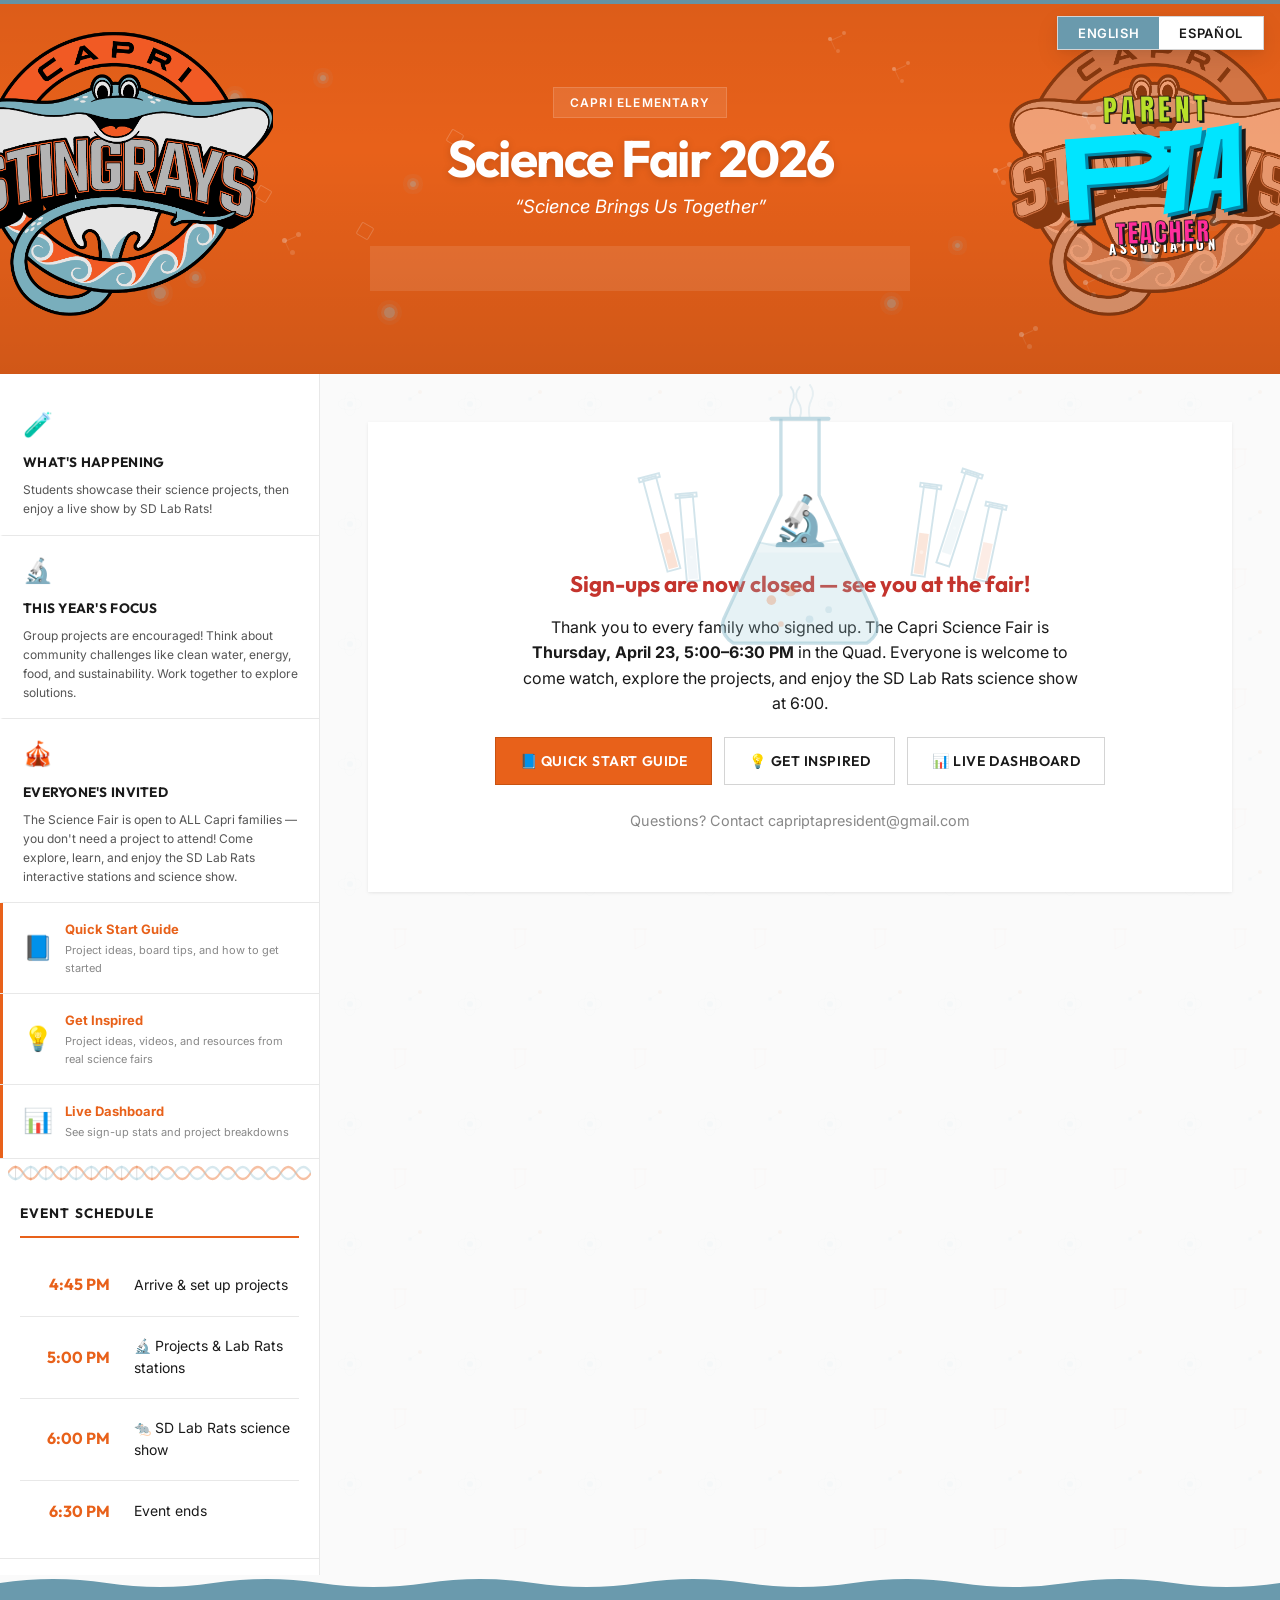
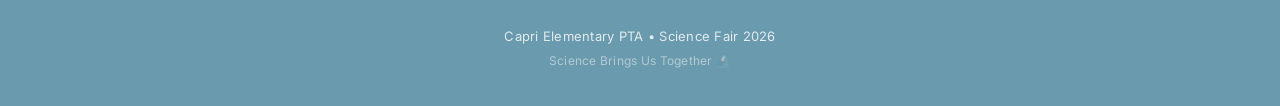
<file: index.html>
<!DOCTYPE html>
<html lang="en">
<head>
    <meta charset="UTF-8">
    <meta name="viewport" content="width=device-width, initial-scale=1.0">
    <title>Capri Science Fair 2026</title>
    <link rel="stylesheet" href="style.css">
    <link rel="preconnect" href="https://fonts.googleapis.com">
    <link href="https://fonts.googleapis.com/css2?family=Outfit:wght@400;500;600;700&family=Inter:wght@400;500;600&family=Oswald:wght@700&family=Bangers&family=Anton&display=swap" rel="stylesheet">
    <link href="https://unpkg.com/aos@2.3.4/dist/aos.css" rel="stylesheet">
</head>
<body>

<!-- Language Toggle -->
<div class="lang-toggle">
    <button id="btn-en" class="lang-btn active" onclick="setLang('en')">English</button>
    <button id="btn-es" class="lang-btn" onclick="setLang('es')">Español</button>
</div>

<!-- Hero Section -->
<header class="hero">
    <!-- Explosion flash -->
    <div class="hero-flash" id="hero-flash" aria-hidden="true"></div>
    <!-- Explosion sparks -->
    <div class="sparks-container" id="sparks-container" aria-hidden="true"></div>

    <div class="hero-content">
        <div class="hero-layout">
            <a href="https://capri.eusd.net/" target="_blank" rel="noopener" class="hero-logo-link hero-anim hero-anim-logo-left">
                <img src="logo.png" alt="Capri Elementary Stingrays" class="hero-logo">
            </a>
            <div class="hero-text">
                <div class="hero-badge hero-anim hero-anim-badge">
                    <span data-en="Capri Elementary" data-es="Escuela Primaria Capri">Capri Elementary</span>
                </div>
                <h1 class="hero-anim hero-anim-title" data-en="Science Fair 2026" data-es="Feria de Ciencias 2026">Science Fair 2026</h1>
                <p class="theme hero-anim hero-anim-theme" data-en="&ldquo;Science Brings Us Together&rdquo;" data-es="&ldquo;La Ciencia Nos Une&rdquo;">&ldquo;Science Brings Us Together&rdquo;</p>
                <div class="event-details">
                    <div class="detail hero-anim hero-anim-detail-1">
                        <span class="detail-icon">📅</span>
                        <span data-en="Thursday, April 23, 2026" data-es="Jueves, 23 de abril de 2026">Thursday, April 23, 2026</span>
                    </div>
                    <div class="detail hero-anim hero-anim-detail-2">
                        <span class="detail-icon">🕐</span>
                        <span data-en="5:00 PM – 6:30 PM" data-es="5:00 PM – 6:30 PM">5:00 PM – 6:30 PM</span>
                    </div>
                    <a href="https://www.google.com/maps/place/33.075319,-117.288282" target="_blank" rel="noopener" class="detail detail-link hero-anim hero-anim-detail-3">
                        <span class="detail-icon">📍</span>
                        <span data-en="Capri Quad" data-es="Patio de Capri">Capri Quad</span>
                    </a>
                </div>
            </div>
            <a href="https://www.capripta.org/" target="_blank" rel="noopener" class="hero-logo-link hero-logo-right hero-anim hero-anim-logo-right">
                <div class="pta-logo-wrap">
                    <img src="logo.png" alt="Capri PTA" class="hero-logo pta-logo-img">
                    <div class="pta-overlay">
                        <div class="pta-stack">
                            <span class="pta-w1">Parent</span>
                            <span class="pta-w2">
                                <svg xmlns="http://www.w3.org/2000/svg" viewBox="0 4 148 66" class="pta-svg">
                                    <defs><style>@import url('https://fonts.googleapis.com/css2?family=Bangers&amp;display=swap');</style></defs>
                                    <g transform="translate(16,4)"><path fill-rule="evenodd" fill="#1a1a1a" d="M 3,12 L 48,12 C 78,12 78,42 48,42 L 15,42 L 15,64 L 3,64 Z M 15,22 L 44,22 C 62,22 62,32 44,32 L 15,32 Z"/></g>
                                    <g transform="translate(14,2)"><path fill-rule="evenodd" fill="#0088aa" d="M 3,12 L 48,12 C 78,12 78,42 48,42 L 15,42 L 15,64 L 3,64 Z M 15,22 L 44,22 C 62,22 62,32 44,32 L 15,32 Z"/></g>
                                    <g transform="translate(12,0)"><path fill-rule="evenodd" fill="#00e5ff" d="M 3,12 L 48,12 C 78,12 78,42 48,42 L 15,42 L 15,64 L 3,64 Z M 15,22 L 44,22 C 62,22 62,32 44,32 L 15,32 Z"/></g>
                                    <text x="68" y="64" font-family="Bangers,cursive" font-size="74" fill="#1a1a1a" transform="translate(4,4)">T</text>
                                    <text x="68" y="64" font-family="Bangers,cursive" font-size="74" fill="#0088aa" transform="translate(2,2)">T</text>
                                    <text x="68" y="64" font-family="Bangers,cursive" font-size="74" fill="#00e5ff">T</text>
                                    <text x="92" y="64" font-family="Bangers,cursive" font-size="74" fill="#1a1a1a" transform="translate(4,4)">A</text>
                                    <text x="92" y="64" font-family="Bangers,cursive" font-size="74" fill="#0088aa" transform="translate(2,2)">A</text>
                                    <text x="92" y="64" font-family="Bangers,cursive" font-size="74" fill="#00e5ff">A</text>
                                </svg>
                            </span>
                            <span class="pta-w3">Teacher</span>
                            <span class="pta-w4">Association</span>
                        </div>
                    </div>
                </div>
            </a>
        </div>
    </div>
    <!-- Floating science particles — 3 speed tiers: slow (18-25s), medium (12-16s), fast (7-10s) -->
    <div class="science-particles" aria-hidden="true">
        <!-- Slow drifters -->
        <div class="particle atom p-slow-1"></div>
        <div class="particle atom p-slow-2"></div>
        <div class="particle atom p-slow-3"></div>
        <div class="particle molecule p-slow-4"></div>
        <div class="particle molecule p-slow-5"></div>
        <div class="particle atom p-slow-6"></div>
        <div class="particle hexagon p-slow-7"></div>
        <div class="particle molecule p-slow-8"></div>
        <div class="particle atom p-slow-9"></div>
        <!-- Medium floaters -->
        <div class="particle atom p-med-1"></div>
        <div class="particle molecule p-med-2"></div>
        <div class="particle atom p-med-3"></div>
        <div class="particle hexagon p-med-4"></div>
        <div class="particle molecule p-med-5"></div>
        <div class="particle atom p-med-6"></div>
        <div class="particle molecule p-med-7"></div>
        <div class="particle atom p-med-8"></div>
        <div class="particle hexagon p-med-9"></div>
        <!-- Gentle quick movers -->
        <div class="particle atom p-fast-1"></div>
        <div class="particle molecule p-fast-2"></div>
        <div class="particle atom p-fast-3"></div>
        <div class="particle atom p-fast-4"></div>
        <div class="particle molecule p-fast-5"></div>
        <div class="particle hexagon p-fast-6"></div>
        <div class="particle atom p-fast-7"></div>
        <div class="particle molecule p-fast-8"></div>
        <div class="particle atom p-fast-9"></div>
    </div>
</header>

<!-- Main Content: Sidebar + Form -->
<div class="page-layout">
    <div class="content-grid">

<!-- Sidebar -->
<aside class="sidebar">
    <div class="info-stack">
            <div class="info-card">
                <div class="info-icon">🧪</div>
                <h3 data-en="What's Happening" data-es="Qué Va a Pasar">What's Happening</h3>
                <p data-en="Students showcase their science projects, then enjoy a live show by SD Lab Rats!"
                   data-es="¡Los estudiantes presentan sus proyectos de ciencias, y luego disfrutan de un show en vivo por SD Lab Rats!">
                    Students showcase their science projects, then enjoy a live show by SD Lab Rats!
                </p>
            </div>
            <div class="info-card">
                <div class="info-icon">🔬</div>
                <h3 data-en="This Year's Focus" data-es="Enfoque de Este Año">This Year's Focus</h3>
                <p data-en="Group projects are encouraged! Think about community challenges like clean water, energy, food, and sustainability. Work together to explore solutions."
                   data-es="¡Se animan los proyectos en grupo! Piensen en desafíos comunitarios como agua limpia, energía, alimentos y sostenibilidad. Trabajen juntos para explorar soluciones.">
                    Group projects are encouraged! Think about community challenges like clean water, energy, food, and sustainability. Work together to explore solutions.
                </p>
            </div>
            <div class="info-card">
                <div class="info-icon">🎪</div>
                <h3 data-en="Everyone's Invited" data-es="Todos Están Invitados">Everyone's Invited</h3>
                <p data-en="The Science Fair is open to ALL Capri families — you don't need a project to attend! Come explore, learn, and enjoy the SD Lab Rats interactive stations and science show."
                   data-es="¡La Feria de Ciencias está abierta a TODAS las familias de Capri — no necesitas un proyecto para asistir! Ven a explorar, aprender y disfrutar de las estaciones interactivas y el show de SD Lab Rats.">
                    The Science Fair is open to ALL Capri families — you don't need a project to attend! Come explore, learn, and enjoy the SD Lab Rats interactive stations and science show.
                </p>
            </div>
    </div>

    <!-- Quick Start Guide link -->
    <div class="sidebar-guide">
        <a href="guide.html" class="guide-link">
            <span class="guide-icon">📘</span>
            <div>
                <strong data-en="Quick Start Guide" data-es="Guía de Inicio Rápido">Quick Start Guide</strong>
                <small data-en="Project ideas, board tips, and how to get started" data-es="Ideas de proyectos, consejos para el tablero, y cómo empezar">Project ideas, board tips, and how to get started</small>
            </div>
        </a>
    </div>

    <!-- Inspiration link -->
    <div class="sidebar-guide">
        <a href="inspiration.html" class="guide-link">
            <span class="guide-icon">💡</span>
            <div>
                <strong data-en="Get Inspired" data-es="Inspírate">Get Inspired</strong>
                <small data-en="Project ideas, videos, and resources from real science fairs" data-es="Ideas, videos y recursos de ferias de ciencias reales">Project ideas, videos, and resources from real science fairs</small>
            </div>
        </a>
    </div>

    <!-- Dashboard link -->
    <div class="sidebar-guide">
        <a href="dashboard.html" class="guide-link">
            <span class="guide-icon">📊</span>
            <div>
                <strong data-en="Live Dashboard" data-es="Panel en Vivo">Live Dashboard</strong>
                <small data-en="See sign-up stats and project breakdowns" data-es="Vea estadísticas y desglose de proyectos">See sign-up stats and project breakdowns</small>
            </div>
        </a>
    </div>

    <!-- DNA helix divider -->
    <div class="dna-divider" aria-hidden="true">
        <svg viewBox="0 0 400 28" preserveAspectRatio="none" xmlns="http://www.w3.org/2000/svg">
            <!-- Strand 1 — orange -->
            <path d="M0,14 Q10,2 20,14 Q30,26 40,14 Q50,2 60,14 Q70,26 80,14 Q90,2 100,14 Q110,26 120,14 Q130,2 140,14 Q150,26 160,14 Q170,2 180,14 Q190,26 200,14 Q210,2 220,14 Q230,26 240,14 Q250,2 260,14 Q270,26 280,14 Q290,2 300,14 Q310,26 320,14 Q330,2 340,14 Q350,26 360,14 Q370,2 380,14 Q390,26 400,14" fill="none" stroke="#e8611a" stroke-width="2.5" opacity="0.4"/>
            <!-- Strand 2 — blue (inverted) -->
            <path d="M0,14 Q10,26 20,14 Q30,2 40,14 Q50,26 60,14 Q70,2 80,14 Q90,26 100,14 Q110,2 120,14 Q130,26 140,14 Q150,2 160,14 Q170,26 180,14 Q190,2 200,14 Q210,26 220,14 Q230,2 240,14 Q250,26 260,14 Q270,2 280,14 Q290,26 300,14 Q310,2 320,14 Q330,26 340,14 Q350,2 360,14 Q370,26 380,14 Q390,2 400,14" fill="none" stroke="#9cc5d4" stroke-width="2.5" opacity="0.4"/>
            <!-- Base pair rungs with dots at ends -->
            <g opacity="0.3">
                <line x1="10" y1="8" x2="10" y2="20" stroke="#888" stroke-width="1.2"/>
                <circle cx="10" cy="8" r="1.5" fill="#e8611a"/><circle cx="10" cy="20" r="1.5" fill="#9cc5d4"/>
                <line x1="30" y1="8" x2="30" y2="20" stroke="#888" stroke-width="1.2"/>
                <circle cx="30" cy="20" r="1.5" fill="#e8611a"/><circle cx="30" cy="8" r="1.5" fill="#9cc5d4"/>
                <line x1="50" y1="8" x2="50" y2="20" stroke="#888" stroke-width="1.2"/>
                <circle cx="50" cy="8" r="1.5" fill="#e8611a"/><circle cx="50" cy="20" r="1.5" fill="#9cc5d4"/>
                <line x1="70" y1="8" x2="70" y2="20" stroke="#888" stroke-width="1.2"/>
                <circle cx="70" cy="20" r="1.5" fill="#e8611a"/><circle cx="70" cy="8" r="1.5" fill="#9cc5d4"/>
                <line x1="90" y1="8" x2="90" y2="20" stroke="#888" stroke-width="1.2"/>
                <circle cx="90" cy="8" r="1.5" fill="#e8611a"/><circle cx="90" cy="20" r="1.5" fill="#9cc5d4"/>
                <line x1="110" y1="8" x2="110" y2="20" stroke="#888" stroke-width="1.2"/>
                <circle cx="110" cy="20" r="1.5" fill="#e8611a"/><circle cx="110" cy="8" r="1.5" fill="#9cc5d4"/>
                <line x1="130" y1="8" x2="130" y2="20" stroke="#888" stroke-width="1.2"/>
                <circle cx="130" cy="8" r="1.5" fill="#e8611a"/><circle cx="130" cy="20" r="1.5" fill="#9cc5d4"/>
                <line x1="150" y1="8" x2="150" y2="20" stroke="#888" stroke-width="1.2"/>
                <circle cx="150" cy="20" r="1.5" fill="#e8611a"/><circle cx="150" cy="8" r="1.5" fill="#9cc5d4"/>
                <line x1="170" y1="8" x2="170" y2="20" stroke="#888" stroke-width="1.2"/>
                <circle cx="170" cy="8" r="1.5" fill="#e8611a"/><circle cx="170" cy="20" r="1.5" fill="#9cc5d4"/>
                <line x1="190" y1="8" x2="190" y2="20" stroke="#888" stroke-width="1.2"/>
                <circle cx="190" cy="20" r="1.5" fill="#e8611a"/><circle cx="190" cy="8" r="1.5" fill="#9cc5d4"/>
            </g>
        </svg>
    </div>

    <!-- Schedule in sidebar -->
    <div class="sidebar-schedule">
        <h3 data-en="Event Schedule" data-es="Horario del Evento">Event Schedule</h3>
        <div class="timeline">
            <div class="timeline-item">
                <div class="time">4:45 PM</div>
                <div class="event" data-en="Arrive & set up projects" data-es="Llegada y preparación de proyectos">Arrive & set up projects</div>
            </div>
            <div class="timeline-item">
                <div class="time">5:00 PM</div>
                <div class="event" data-en="🔬 Projects & Lab Rats stations" data-es="🔬 Proyectos y estaciones Lab Rats">🔬 Projects & Lab Rats stations</div>
            </div>
            <div class="timeline-item">
                <div class="time">6:00 PM</div>
                <div class="event" data-en="🐀 SD Lab Rats science show" data-es="🐀 Show de ciencias SD Lab Rats">🐀 SD Lab Rats science show</div>
            </div>
            <div class="timeline-item">
                <div class="time">6:30 PM</div>
                <div class="event" data-en="Event ends" data-es="Fin del evento">Event ends</div>
            </div>
        </div>
    </div>
</aside>

<!-- Main Content: Sign-Up Form -->
<main class="main-content">
    <section class="form-section" id="signup">
        <!-- Large Erlenmeyer flask with test tubes floating behind text -->
        <div class="flask-bg" aria-hidden="true">
                <svg viewBox="-120 -30 440 290" xmlns="http://www.w3.org/2000/svg" class="flask-svg">
                    <!-- Test tubes — left side -->
                    <g opacity="0.45">
                        <!-- Tube 1 — tilted left -->
                        <g transform="translate(-60,60) rotate(-15, 15, 60)">
                            <rect x="8" y="10" width="14" height="100" rx="0" fill="none" stroke="#9cc5d4" stroke-width="2"/>
                            <rect x="4" y="8" width="22" height="4" rx="0" fill="none" stroke="#9cc5d4" stroke-width="2"/>
                            <rect x="10" y="70" width="10" height="38" rx="0" fill="#e8611a" opacity="0.4"/>
                            <circle cx="15" cy="90" r="2" fill="#fff" opacity="0.4" class="flask-bubble flask-b1"/>
                        </g>
                        <!-- Tube 2 -->
                        <g transform="translate(-30,80) rotate(-5, 15, 60)">
                            <rect x="8" y="10" width="14" height="90" rx="0" fill="none" stroke="#9cc5d4" stroke-width="2"/>
                            <rect x="4" y="8" width="22" height="4" rx="0" fill="none" stroke="#9cc5d4" stroke-width="2"/>
                            <rect x="10" y="55" width="10" height="43" rx="0" fill="#9cc5d4" opacity="0.3"/>
                            <circle cx="15" cy="75" r="1.5" fill="#fff" opacity="0.3" class="flask-bubble flask-b3"/>
                        </g>
                    </g>

                    <!-- Test tubes — right side -->
                    <g opacity="0.45">
                        <!-- Tube 3 -->
                        <g transform="translate(215,70) rotate(8, 15, 60)">
                            <rect x="8" y="10" width="14" height="95" rx="0" fill="none" stroke="#9cc5d4" stroke-width="2"/>
                            <rect x="4" y="8" width="22" height="4" rx="0" fill="none" stroke="#9cc5d4" stroke-width="2"/>
                            <rect x="10" y="60" width="10" height="43" rx="0" fill="#e8611a" opacity="0.35"/>
                            <circle cx="15" cy="80" r="2" fill="#fff" opacity="0.35" class="flask-bubble flask-b2"/>
                        </g>
                        <!-- Tube 4 — tilted right -->
                        <g transform="translate(250,55) rotate(18, 15, 60)">
                            <rect x="8" y="10" width="14" height="100" rx="0" fill="none" stroke="#9cc5d4" stroke-width="2"/>
                            <rect x="4" y="8" width="22" height="4" rx="0" fill="none" stroke="#9cc5d4" stroke-width="2"/>
                            <rect x="10" y="50" width="10" height="48" rx="0" fill="#9cc5d4" opacity="0.3"/>
                            <circle cx="15" cy="70" r="1.5" fill="#fff" opacity="0.3" class="flask-bubble flask-b4"/>
                        </g>
                        <!-- Tube 5 — far right -->
                        <g transform="translate(280,90) rotate(12, 15, 60)">
                            <rect x="8" y="10" width="14" height="80" rx="0" fill="none" stroke="#9cc5d4" stroke-width="2"/>
                            <rect x="4" y="8" width="22" height="4" rx="0" fill="none" stroke="#9cc5d4" stroke-width="2"/>
                            <rect x="10" y="50" width="10" height="38" rx="0" fill="#e8611a" opacity="0.25"/>
                        </g>
                    </g>

                    <!-- Flask body — center -->
                    <path d="M80,10 L80,90 L20,220 Q15,235 30,245 L170,245 Q185,235 180,220 L120,90 L120,10" fill="none" stroke="#9cc5d4" stroke-width="3.5" opacity="0.55"/>
                    <!-- Flask rim -->
                    <line x1="70" y1="10" x2="130" y2="10" stroke="#9cc5d4" stroke-width="4" opacity="0.6" stroke-linecap="round"/>
                    <!-- Liquid fill — clipped to flask interior -->
                    <clipPath id="flask-clip">
                        <path d="M80,10 L80,90 L20,220 Q15,235 30,245 L170,245 Q185,235 180,220 L120,90 L120,10 Z"/>
                    </clipPath>
                    <g clip-path="url(#flask-clip)">
                        <rect x="0" y="140" width="200" height="110" fill="#9cc5d4" opacity="0.18"/>
                        <rect x="0" y="150" width="200" height="100" fill="#9cc5d4" opacity="0.08"/>
                        <!-- Liquid surface wave -->
                        <path d="M0,140 Q30,132 60,140 Q90,148 120,140 Q150,132 200,140" fill="none" stroke="#9cc5d4" stroke-width="2" opacity="0.3"/>
                    </g>
                    <!-- Bubbles -->
                    <circle cx="70" cy="200" r="5" fill="#e8611a" opacity="0.25" class="flask-bubble flask-b1"/>
                    <circle cx="110" cy="220" r="4" fill="#9cc5d4" opacity="0.3" class="flask-bubble flask-b2"/>
                    <circle cx="90" cy="190" r="6" fill="#e8611a" opacity="0.2" class="flask-bubble flask-b3"/>
                    <circle cx="130" cy="210" r="3.5" fill="#9cc5d4" opacity="0.25" class="flask-bubble flask-b4"/>
                    <circle cx="80" cy="225" r="3" fill="#e8611a" opacity="0.2" class="flask-bubble flask-b5"/>
                    <!-- Steam -->
                    <path d="M90,8 Q88,0 92,-8 Q96,-16 90,-24" fill="none" stroke="#9cc5d4" stroke-width="2" opacity="0.3" class="flask-steam steam-1"/>
                    <path d="M100,8 Q103,0 98,-8 Q93,-16 100,-24" fill="none" stroke="#9cc5d4" stroke-width="2" opacity="0.25" class="flask-steam steam-2"/>
                    <path d="M110,8 Q108,-2 112,-10 Q116,-18 110,-26" fill="none" stroke="#9cc5d4" stroke-width="2" opacity="0.2" class="flask-steam steam-3"/>
                </svg>
        </div>
        <div id="form-header">
            <h2 data-en="Sign Up Your Scientist!" data-es="¡Inscribe a Tu Científico!">Sign Up Your Scientist!</h2>
            <p class="form-subtitle" data-en="Register your student's science project for the fair. The fair is April 23 — sign up anytime, but don't wait too long!"
               data-es="Registre el proyecto de ciencias de su estudiante para la feria. ¡La feria es el 23 de abril — inscríbase en cualquier momento, pero no espere demasiado!">
                Register your student's science project for the fair. The fair is April 23 — sign up anytime, but don't wait too long!
            </p>
        </div>

        <!-- Soft reminder banner (no hard deadline) -->
        <div class="deadline-banner" id="deadline-banner">
            <span class="deadline-icon">🔬</span>
            <span data-en="There's still time to sign up! The Science Fair is April 23 — all grades and topics welcome."
                  data-es="¡Todavía hay tiempo para inscribirse! La Feria de Ciencias es el 23 de abril — todos los grados y temas son bienvenidos.">
                There's still time to sign up! The Science Fair is April 23 — all grades and topics welcome.
            </span>
            <span class="countdown" id="countdown"></span>
        </div>

        <!-- Sign-ups Closed (shown after the deadline) -->
        <div class="form-closed" id="form-closed" style="display:none;">
            <div style="font-size: 3rem; margin-bottom: 8px;">🔬</div>
            <h3 data-en="Sign-ups are now closed — see you at the fair!"
                data-es="Las inscripciones están cerradas — ¡nos vemos en la feria!">
                Sign-ups are now closed — see you at the fair!
            </h3>
            <p style="max-width: 560px; margin: 0 auto 20px; color: var(--text-dark);"
               data-en="Thank you to every family who signed up. The Capri Science Fair is <strong>Thursday, April 23, 5:00–6:30 PM</strong> in the Quad. Everyone is welcome to come watch, explore the projects, and enjoy the SD Lab Rats science show at 6:00."
               data-es="Gracias a todas las familias que se inscribieron. La Feria de Ciencias de Capri es el <strong>jueves 23 de abril, 5:00–6:30 PM</strong> en el Patio. Todos son bienvenidos a ver los proyectos y disfrutar del show de ciencias de SD Lab Rats a las 6:00.">
                Thank you to every family who signed up. The Capri Science Fair is <strong>Thursday, April 23, 5:00–6:30 PM</strong> in the Quad. Everyone is welcome to come watch, explore the projects, and enjoy the SD Lab Rats science show at 6:00.
            </p>
            <div class="success-actions no-print" style="justify-content: center;">
                <a href="guide.html" class="action-btn primary">
                    <span data-en="📘 Quick Start Guide" data-es="📘 Guía de Inicio Rápido">📘 Quick Start Guide</span>
                </a>
                <a href="inspiration.html" class="action-btn secondary">
                    <span data-en="💡 Get Inspired" data-es="💡 Inspírate">💡 Get Inspired</span>
                </a>
                <a href="dashboard.html" class="action-btn secondary">
                    <span data-en="📊 Live Dashboard" data-es="📊 Panel en Vivo">📊 Live Dashboard</span>
                </a>
            </div>
            <p style="margin-top: 24px; font-size: 0.9rem; color: var(--text-muted);">
                <span data-en="Questions? Contact" data-es="¿Preguntas? Contacte">Questions? Contact</span>
                capriptapresident@gmail.com
            </p>
        </div>

        <!-- Success Message + Printable Confirmation -->
        <div class="success-message" id="success-message" style="display:none;">
            <div class="success-icon">🎉</div>
            <h3 data-en="Hooray — You're Signed Up!" data-es="¡Hurra — Estás Inscrito!">Hooray — You're Signed Up!</h3>
            <p class="success-intro" data-en="Save or print your confirmation below. More info about the Science Fair will be shared as we get closer to April 23."
               data-es="Guarde o imprima su confirmación abajo. Más información sobre la Feria de Ciencias se compartirá a medida que nos acerquemos al 23 de abril.">
                Save or print your confirmation below. More info about the Science Fair will be shared as we get closer to April 23.
            </p>

            <!-- Printable Confirmation Card -->
            <div class="confirmation-card" id="confirmation-card">
                <div class="conf-header">
                    <img src="logo.png" alt="Capri Stingrays" class="conf-logo">
                    <div>
                        <h4 data-en="Capri Science Fair 2026" data-es="Feria de Ciencias de Capri 2026">Capri Science Fair 2026</h4>
                        <p class="conf-tagline" data-en="Confirmation of Registration" data-es="Confirmación de Inscripción">Confirmation of Registration</p>
                    </div>
                </div>

                <div class="conf-event">
                    <div><strong data-en="Date:" data-es="Fecha:">Date:</strong> <span data-en="Thursday, April 23, 2026" data-es="Jueves, 23 de abril de 2026">Thursday, April 23, 2026</span></div>
                    <div><strong data-en="Time:" data-es="Hora:">Time:</strong> 5:00 PM – 6:30 PM</div>
                    <div><strong data-en="Location:" data-es="Lugar:">Location:</strong> <span data-en="Capri Quad" data-es="Patio de Capri">Capri Quad</span></div>
                </div>

                <h5 data-en="Your Sign-Up Details" data-es="Detalles de su Inscripción">Your Sign-Up Details</h5>
                <dl class="conf-details" id="conf-details">
                    <!-- populated by script.js -->
                </dl>

                <h5 data-en="What to Bring" data-es="Qué Traer">What to Bring</h5>
                <ul class="conf-bring">
                    <li data-en="Your completed science project" data-es="Su proyecto de ciencias completado">Your completed science project</li>
                    <li data-en="Your tri-fold display board (pick up from Ms. Pudvah in the Science Lab or Claudia at the front office if needed)"
                        data-es="Su tablero tríptico (recoja con la Sra. Pudvah en el laboratorio de ciencias o con Claudia en la oficina si es necesario)">
                        Your tri-fold display board (pick up from Ms. Pudvah in the Science Lab or Claudia at the front office if needed)
                    </li>
                    <li data-en="Arrive by 4:45 PM to set up your project" data-es="Llegue a las 4:45 PM para montar su proyecto">Arrive by 4:45 PM to set up your project</li>
                </ul>

                <h5 data-en="Schedule" data-es="Horario">Schedule</h5>
                <ul class="conf-schedule">
                    <li><strong>5:00 PM</strong> — <span data-en="Projects & SD Lab Rats interactive stations" data-es="Proyectos y estaciones interactivas de SD Lab Rats">Projects & SD Lab Rats interactive stations</span></li>
                    <li><strong>6:00 PM</strong> — <span data-en="SD Lab Rats science show" data-es="Show de ciencias de SD Lab Rats">SD Lab Rats science show</span></li>
                    <li><strong>6:30 PM</strong> — <span data-en="Event ends" data-es="Fin del evento">Event ends</span></li>
                </ul>

                <p class="conf-footer">
                    <span data-en="Questions? Contact" data-es="¿Preguntas? Contacte">Questions? Contact</span>
                    capriptapresident@gmail.com
                </p>
            </div>

            <div class="success-actions no-print">
                <button type="button" class="action-btn primary" id="add-to-calendar-btn">
                    <span data-en="📅 Add to Calendar" data-es="📅 Agregar al Calendario">📅 Add to Calendar</span>
                </button>
                <button type="button" class="action-btn secondary" onclick="window.print()">
                    <span data-en="🖨️ Print / Save as PDF" data-es="🖨️ Imprimir / Guardar como PDF">🖨️ Print / Save as PDF</span>
                </button>
                <a href="guide.html" class="action-btn secondary">
                    <span data-en="📘 Open Quick Start Guide" data-es="📘 Abrir Guía de Inicio Rápido">📘 Open Quick Start Guide</span>
                </a>
                <a href="inspiration.html" class="action-btn secondary">
                    <span data-en="💡 Get Inspired" data-es="💡 Inspírate">💡 Get Inspired</span>
                </a>
                <a href="dashboard.html" class="action-btn secondary">
                    <span data-en="📊 Live Dashboard" data-es="📊 Panel en Vivo">📊 Live Dashboard</span>
                </a>
            </div>
        </div>

        <form id="signup-form" novalidate>
            <!-- Student Info -->
            <fieldset data-aos="fade-up">
                <legend data-en="Student Information" data-es="Información del Estudiante">Student Information</legend>

                <div class="form-group">
                    <label for="student-name" data-en="Student Name *" data-es="Nombre del Estudiante *">Student Name *</label>
                    <input type="text" id="student-name" name="studentName" required
                           data-en-placeholder="First and Last Name"
                           data-es-placeholder="Nombre y Apellido"
                           placeholder="First and Last Name">
                </div>

                <div class="form-row">
                    <div class="form-group">
                        <label for="grade" data-en="Grade *" data-es="Grado *">Grade *</label>
                        <select id="grade" name="grade" required>
                            <option value="" data-en="Select Grade" data-es="Seleccionar Grado">Select Grade</option>
                            <option value="K">K</option>
                            <option value="1">1</option>
                            <option value="2">2</option>
                            <option value="3">3</option>
                            <option value="4">4</option>
                            <option value="5">5</option>
                            <option value="6">6</option>
                        </select>
                    </div>
                    <div class="form-group">
                        <label for="teacher" data-en="Teacher *" data-es="Maestro/a *">Teacher *</label>
                        <input type="text" id="teacher" name="teacher" required
                               data-en-placeholder="Teacher's Last Name"
                               data-es-placeholder="Apellido del Maestro/a"
                               placeholder="Teacher's Last Name">
                    </div>
                </div>
            </fieldset>

            <!-- Group Project -->
            <fieldset data-aos="fade-up">
                <legend data-en="Project Details" data-es="Detalles del Proyecto">Project Details</legend>
                <small data-en="Each student may participate in one project. Group projects are welcome — multiple students can work together on one project."
                       data-es="Cada estudiante puede participar en un solo proyecto. Los proyectos en grupo son bienvenidos — varios estudiantes pueden trabajar juntos en un proyecto.">
                    Each student may participate in one project. Group projects are welcome — multiple students can work together on one project.
                </small>

                <div class="form-group" style="margin-top:16px;">
                    <label data-en="Is this a group project? *" data-es="¿Es un proyecto en grupo? *">Is this a group project? *</label>
                    <div class="radio-group">
                        <label class="radio-label">
                            <input type="radio" name="isGroup" value="no" checked class="group-toggle">
                            <span data-en="No — individual project" data-es="No — proyecto individual">No — individual project</span>
                        </label>
                        <label class="radio-label">
                            <input type="radio" name="isGroup" value="yes" class="group-toggle">
                            <span data-en="Yes — group project" data-es="Sí — proyecto en grupo">Yes — group project</span>
                        </label>
                    </div>
                </div>

                <!-- Group Members (conditional) -->
                <div class="group-fields" id="group-fields" style="display:none;">
                    <div class="group-note">
                        <small data-en="The student above is the project lead. Add each additional group member below. Only one sign-up per group project is needed."
                               data-es="El estudiante de arriba es el líder del proyecto. Agregue cada miembro adicional abajo. Solo se necesita una inscripción por proyecto de grupo.">
                            The student above is the project lead. Add each additional group member below. Only one sign-up per group project is needed.
                        </small>
                    </div>
                    <div id="group-members-list"></div>
                    <button type="button" class="add-member-btn" id="add-member-btn">
                        <span data-en="+ Add Group Member" data-es="+ Agregar Miembro">+ Add Group Member</span>
                    </button>
                </div>

                <div class="form-group">
                    <label for="project-title" data-en="Project Title *" data-es="Título del Proyecto *">Project Title *</label>
                    <input type="text" id="project-title" name="projectTitle" required
                           data-en-placeholder="What's your project called?"
                           data-es-placeholder="¿Cómo se llama tu proyecto?"
                           placeholder="What's your project called?">
                </div>

                <div class="form-group">
                    <label for="project-description" data-en="Brief Description *" data-es="Descripción Breve *">Brief Description *</label>
                    <textarea id="project-description" name="projectDescription" rows="3" required
                              data-en-placeholder="In a few sentences, what is your project about?"
                              data-es-placeholder="En pocas oraciones, ¿de qué trata tu proyecto?"
                              placeholder="In a few sentences, what is your project about?"></textarea>
                </div>

                <div class="form-group">
                    <label data-en="Does your project use any special materials or activities?" data-es="¿Tu proyecto usa materiales o actividades especiales?">Does your project use any special materials or activities?</label>
                    <small data-en="For example: chemicals (like vinegar, baking soda, cleaning products), living animals, plants from outside, batteries, magnets, UV lights, rockets, or anything you'd want a grown-up's help with."
                           data-es="Por ejemplo: químicos (como vinagre, bicarbonato, productos de limpieza), animales vivos, plantas de afuera, baterías, imanes, luces UV, cohetes, o cualquier cosa con la que necesitarías ayuda de un adulto.">
                        For example: chemicals (like vinegar, baking soda, cleaning products), living animals, plants from outside, batteries, magnets, UV lights, rockets, or anything you'd want a grown-up's help with.
                    </small>
                    <div class="radio-group">
                        <label class="radio-label">
                            <input type="radio" name="hasSafety" value="no" checked class="safety-toggle">
                            <span data-en="No — just everyday materials" data-es="No — solo materiales comunes">No — just everyday materials</span>
                        </label>
                        <label class="radio-label">
                            <input type="radio" name="hasSafety" value="yes" class="safety-toggle">
                            <span data-en="Yes — my project involves something on this list" data-es="Sí — mi proyecto incluye algo de esta lista">Yes — my project involves something on this list</span>
                        </label>
                    </div>
                    <small data-en="Most projects don't — this is just so we can help plan ahead." data-es="La mayoría de los proyectos no los necesitan — esto es solo para ayudarnos a planificar.">Most projects don't — this is just so we can help plan ahead.</small>
                </div>

                <!-- Safety Details (conditional) -->
                <div id="safety-fields" style="display:none;">
                    <div class="form-group">
                        <label for="safety-details" data-en="Please describe the special materials or activities:" data-es="Por favor describe los materiales o actividades especiales:">Please describe the special materials or activities:</label>
                        <textarea id="safety-details" name="safetyDetails" rows="3"
                                  data-en-placeholder="Tell us what materials or activities your project involves so we can help make sure everything is safe and ready."
                                  data-es-placeholder="Cuéntanos qué materiales o actividades incluye tu proyecto para que podamos asegurarnos de que todo sea seguro y esté listo."
                                  placeholder="Tell us what materials or activities your project involves so we can help make sure everything is safe and ready."></textarea>
                    </div>
                </div>

                <div class="form-group">
                    <label for="category" data-en="Project Category" data-es="Categoría del Proyecto">Project Category</label>
                    <select id="category" name="category">
                        <option value="" data-en="Select a category (optional)" data-es="Seleccionar categoría (opcional)">Select a category (optional)</option>
                        <option value="clean-water" data-en="Clean Water" data-es="Agua Limpia">Clean Water</option>
                        <option value="energy" data-en="Energy" data-es="Energía">Energy</option>
                        <option value="food" data-en="Food & Agriculture" data-es="Alimentos y Agricultura">Food & Agriculture</option>
                        <option value="sustainability" data-en="Sustainability & Recycling" data-es="Sostenibilidad y Reciclaje">Sustainability & Recycling</option>
                        <option value="health" data-en="Health & Body" data-es="Salud y Cuerpo">Health & Body</option>
                        <option value="space" data-en="Space & Weather" data-es="Espacio y Clima">Space & Weather</option>
                        <option value="animals" data-en="Animals & Nature" data-es="Animales y Naturaleza">Animals & Nature</option>
                        <option value="engineering" data-en="Engineering & Building" data-es="Ingeniería y Construcción">Engineering & Building</option>
                        <option value="other" data-en="Other" data-es="Otro">Other</option>
                    </select>
                </div>
            </fieldset>

            <!-- Parent Info -->
            <fieldset data-aos="fade-up">
                <legend data-en="Parent / Guardian Information" data-es="Información del Padre / Tutor">Parent / Guardian Information</legend>

                <div class="form-group">
                    <label for="parent-name" data-en="Parent/Guardian Name *" data-es="Nombre del Padre/Tutor *">Parent/Guardian Name *</label>
                    <input type="text" id="parent-name" name="parentName" required
                           data-en-placeholder="First and Last Name"
                           data-es-placeholder="Nombre y Apellido"
                           placeholder="First and Last Name">
                </div>

                <div class="form-row">
                    <div class="form-group">
                        <label for="parent-email" data-en="Email *" data-es="Correo Electrónico *">Email *</label>
                        <input type="email" id="parent-email" name="parentEmail" required
                               placeholder="email@example.com">
                    </div>
                    <div class="form-group">
                        <label for="parent-phone" data-en="Phone" data-es="Teléfono">Phone</label>
                        <input type="tel" id="parent-phone" name="parentPhone"
                               placeholder="(555) 555-5555">
                    </div>
                </div>
            </fieldset>

            <!-- Needs -->
            <fieldset data-aos="fade-up">
                <legend data-en="Day-Of Details" data-es="Detalles del Día">Day-Of Details</legend>

                <div class="form-group">
                    <label data-en="Do you need a tri-fold display board?" data-es="¿Necesita un tablero tríptico?">Do you need a tri-fold display board?</label>
                    <div class="radio-group">
                        <label class="radio-label">
                            <input type="radio" name="needBoard" value="yes">
                            <span data-en="Yes, I need a board" data-es="Sí, necesito un tablero">Yes, I need a board</span>
                        </label>
                        <label class="radio-label">
                            <input type="radio" name="needBoard" value="no" checked>
                            <span data-en="No, I have my own" data-es="No, tengo el mío">No, I have my own</span>
                        </label>
                    </div>
                    <small data-en="Boards are available for pickup from Ms. Pudvah in the Science Lab or Claudia at the front office." data-es="Los tableros están disponibles para recoger con la Sra. Pudvah en el laboratorio de ciencias o con Claudia en la oficina.">Boards are available for pickup from Ms. Pudvah in the Science Lab or Claudia at the front office.</small>
                </div>

                <div class="form-group">
                    <label data-en="Will you need access to electricity for your project?" data-es="¿Necesitará acceso a electricidad para su proyecto?">Will you need access to electricity for your project?</label>
                    <div class="radio-group">
                        <label class="radio-label">
                            <input type="radio" name="needPower" value="yes">
                            <span data-en="Yes" data-es="Sí">Yes</span>
                        </label>
                        <label class="radio-label">
                            <input type="radio" name="needPower" value="no" checked>
                            <span data-en="No" data-es="No">No</span>
                        </label>
                    </div>
                </div>

                <div class="form-group">
                    <label for="special-needs" data-en="Anything else we should know?" data-es="¿Algo más que debamos saber?">Anything else we should know?</label>
                    <textarea id="special-needs" name="specialNeeds" rows="2"
                              data-en-placeholder="Special setup needs, accommodations, etc."
                              data-es-placeholder="Necesidades especiales de montaje, acomodaciones, etc."
                              placeholder="Special setup needs, accommodations, etc."></textarea>
                </div>
            </fieldset>

            <!-- Privacy & Consent -->
            <fieldset class="privacy-fieldset">
                <div class="privacy-notice">
                    <div class="privacy-icon">🔒</div>
                    <div>
                        <strong data-en="Your Privacy" data-es="Su Privacidad">Your Privacy</strong>
                        <p data-en="The information you provide is used solely by Capri Elementary PTA to coordinate Science Fair participation. Your data is stored securely and shared only with event organizers (PTA volunteers and school staff). We do not share your information with third parties. All sign-up data will be deleted within 30 days after the event."
                           data-es="La información que proporciona se utiliza únicamente por el PTA de Capri Elementary para coordinar la participación en la Feria de Ciencias. Sus datos se almacenan de forma segura y se comparten solo con los organizadores del evento (voluntarios del PTA y personal escolar). No compartimos su información con terceros. Todos los datos de inscripción se eliminarán dentro de los 30 días posteriores al evento.">
                            The information you provide is used solely by Capri Elementary PTA to coordinate Science Fair participation. Your data is stored securely and shared only with event organizers (PTA volunteers and school staff). We do not share your information with third parties. All sign-up data will be deleted within 30 days after the event.
                        </p>
                    </div>
                </div>

                <div class="form-group consent-group" style="position:relative;">
                    <!-- Full-height lightning bolt overlay -->
                    <div class="lightning-full" id="lightning-full" aria-hidden="true">
                        <svg class="lightning-full-svg" viewBox="0 0 300 1000" preserveAspectRatio="none" xmlns="http://www.w3.org/2000/svg">
                            <!-- Traced from reference photo — main bolt starts upper-right, angles down-left with tight zigzags -->

                            <!-- Outer glow -->
                            <path class="bolt-path bolt-outer" d="M195,0 L190,15 L200,30 L185,50 L195,65 L180,85 L192,100 L175,125 L188,140 L170,165 L182,180 L165,205 L178,220 L158,248 L172,265 L152,290 L165,305 L145,335 L160,350 L140,378 L155,395 L132,425 L148,440 L125,470 L142,488 L120,515 L135,530 L112,560 L128,578 L108,605 L122,620 L102,650 L118,668 L98,695 L112,710 L92,740 L108,758 L90,785 L105,800 L88,830 L102,845 L85,875 L98,892 L82,920 L95,938 L80,965 L90,985 L85,1000" fill="none" stroke="#9999bb" stroke-width="16" opacity="0.12" stroke-linecap="round" stroke-linejoin="round"/>
                            <!-- Mid glow -->
                            <path class="bolt-path bolt-mid" d="M195,0 L190,15 L200,30 L185,50 L195,65 L180,85 L192,100 L175,125 L188,140 L170,165 L182,180 L165,205 L178,220 L158,248 L172,265 L152,290 L165,305 L145,335 L160,350 L140,378 L155,395 L132,425 L148,440 L125,470 L142,488 L120,515 L135,530 L112,560 L128,578 L108,605 L122,620 L102,650 L118,668 L98,695 L112,710 L92,740 L108,758 L90,785 L105,800 L88,830 L102,845 L85,875 L98,892 L82,920 L95,938 L80,965 L90,985 L85,1000" fill="none" stroke="#ffff66" stroke-width="7" opacity="0.5" stroke-linecap="round" stroke-linejoin="round"/>
                            <!-- White hot core -->
                            <path class="bolt-path bolt-core" d="M195,0 L190,15 L200,30 L185,50 L195,65 L180,85 L192,100 L175,125 L188,140 L170,165 L182,180 L165,205 L178,220 L158,248 L172,265 L152,290 L165,305 L145,335 L160,350 L140,378 L155,395 L132,425 L148,440 L125,470 L142,488 L120,515 L135,530 L112,560 L128,578 L108,605 L122,620 L102,650 L118,668 L98,695 L112,710 L92,740 L108,758 L90,785 L105,800 L88,830 L102,845 L85,875 L98,892 L82,920 L95,938 L80,965 L90,985 L85,1000" fill="none" stroke="#ffffcc" stroke-width="2.5" stroke-linecap="round" stroke-linejoin="round"/>

                            <!-- Major left fork at ~28% — long branch going far left -->
                            <path class="bolt-path bolt-branch" d="M158,248 L140,262 L128,270 L115,285 L100,298 L88,315 L72,330 L60,348 L45,365 L35,385 L25,410" fill="none" stroke="#9999aa" stroke-width="8" opacity="0.2" stroke-linecap="round" stroke-linejoin="round"/>
                            <path class="bolt-path bolt-branch" d="M158,248 L140,262 L128,270 L115,285 L100,298 L88,315 L72,330 L60,348 L45,365 L35,385 L25,410" fill="none" stroke="#ffff66" stroke-width="4" opacity="0.45" stroke-linecap="round" stroke-linejoin="round"/>
                            <path class="bolt-path bolt-branch" d="M158,248 L140,262 L128,270 L115,285 L100,298 L88,315 L72,330 L60,348 L45,365 L35,385 L25,410" fill="none" stroke="#ffffff" stroke-width="1.5" stroke-linecap="round" stroke-linejoin="round"/>
                            <!-- Sub-branch off the major fork -->
                            <path class="bolt-path bolt-branch" d="M100,298 L85,305 L72,298 L58,310 L48,305" fill="none" stroke="#ffff66" stroke-width="2" opacity="0.3" stroke-linecap="round" stroke-linejoin="round"/>
                            <path class="bolt-path bolt-branch" d="M100,298 L85,305 L72,298 L58,310 L48,305" fill="none" stroke="#ffffff" stroke-width="0.8" stroke-linecap="round" stroke-linejoin="round"/>

                            <!-- Right fork at ~55% -->
                            <path class="bolt-path bolt-branch" d="M120,515 L138,528 L150,545 L162,560 L170,580" fill="none" stroke="#9999aa" stroke-width="5" opacity="0.2" stroke-linecap="round" stroke-linejoin="round"/>
                            <path class="bolt-path bolt-branch" d="M120,515 L138,528 L150,545 L162,560 L170,580" fill="none" stroke="#ffff66" stroke-width="3" opacity="0.4" stroke-linecap="round" stroke-linejoin="round"/>
                            <path class="bolt-path bolt-branch" d="M120,515 L138,528 L150,545 L162,560 L170,580" fill="none" stroke="#ffffff" stroke-width="1" stroke-linecap="round" stroke-linejoin="round"/>

                            <!-- Small left fork at ~70% -->
                            <path class="bolt-path bolt-branch" d="M98,695 L82,708 L68,718 L58,735" fill="none" stroke="#ffff66" stroke-width="2.5" opacity="0.3" stroke-linecap="round" stroke-linejoin="round"/>
                            <path class="bolt-path bolt-branch" d="M98,695 L82,708 L68,718 L58,735" fill="none" stroke="#ffffff" stroke-width="0.8" stroke-linecap="round" stroke-linejoin="round"/>

                            <!-- Small right fork at ~85% -->
                            <path class="bolt-path bolt-branch" d="M88,830 L105,842 L115,858" fill="none" stroke="#ffff66" stroke-width="2" opacity="0.25" stroke-linecap="round" stroke-linejoin="round"/>
                            <path class="bolt-path bolt-branch" d="M88,830 L105,842 L115,858" fill="none" stroke="#ffffff" stroke-width="0.8" stroke-linecap="round" stroke-linejoin="round"/>

                            <!-- Tiny fork at ~42% -->
                            <path class="bolt-path bolt-branch" d="M140,378 L125,388 L118,400" fill="none" stroke="#ffff66" stroke-width="1.5" opacity="0.2" stroke-linecap="round" stroke-linejoin="round"/>
                        </svg>
                        <div class="lightning-impact"></div>
                        <div class="smoke-puff smoke-1"></div>
                        <div class="smoke-puff smoke-2"></div>
                        <div class="smoke-puff smoke-3"></div>
                        <div class="smoke-puff smoke-4"></div>
                        <div class="smoke-puff smoke-5"></div>
                        <div class="smoke-puff smoke-6"></div>
                    </div>
                    <label class="checkbox-label">
                        <input type="checkbox" id="consent" name="consent" required>
                        <span data-en="I understand and agree that my information will be used to coordinate Science Fair participation as described above. *"
                              data-es="Entiendo y acepto que mi información se utilizará para coordinar la participación en la Feria de Ciencias como se describe arriba. *">
                            I understand and agree that my information will be used to coordinate Science Fair participation as described above. *
                        </span>
                    </label>
                </div>
            </fieldset>

            <!-- Optional: Support STEM -->
            <div class="donate-strip">
                <span class="donate-label" data-en="Inspired? Support STEM at Capri:" data-es="Inspirado? Apoya STEM en Capri:">Inspired? Support STEM at Capri:</span>
                <div class="donate-links">
                    <a href="https://caprieef.org/" target="_blank" rel="noopener" class="donate-chip" data-en="Capri EEF" data-es="Capri EEF">Capri EEF</a>
                    <a href="https://www.capripta.org/fundraisers" target="_blank" rel="noopener" class="donate-chip" data-en="PTA Giving" data-es="Donar al PTA">PTA Giving</a>
                    <a href="https://www.donorschoose.org/schools/california/encinitas-union-school-district/capri-elementary-school/36382" target="_blank" rel="noopener" class="donate-chip" data-en="DonorsChoose" data-es="DonorsChoose">DonorsChoose</a>
                </div>
            </div>

            <div class="submit-orbit-wrap">
                <div class="orbit-dot orbit-dot-1"></div>
                <div class="orbit-dot orbit-dot-2"></div>
                <div class="orbit-dot orbit-dot-3"></div>
                <div class="orbit-dot orbit-dot-4"></div>
                <button type="submit" class="submit-btn" id="submit-btn">
                    <span data-en="Sign Up for Science Fair!" data-es="¡Inscribirse en la Feria de Ciencias!">Sign Up for Science Fair!</span>
                </button>
            </div>

            <p class="form-footer" data-en="Questions? Contact us at capriptapresident@gmail.com"
               data-es="¿Preguntas? Contáctenos en capriptapresident@gmail.com">
                Questions? Contact us at capriptapresident@gmail.com
            </p>
        </form>
    </section>
</main>

    </div>
</div>

<!-- Sine wave before footer -->
<svg class="footer-wave" viewBox="0 0 1200 16" preserveAspectRatio="none" xmlns="http://www.w3.org/2000/svg" aria-hidden="true">
    <path d="M0,8 Q50,0 100,8 Q150,16 200,8 Q250,0 300,8 Q350,16 400,8 Q450,0 500,8 Q550,16 600,8 Q650,0 700,8 Q750,16 800,8 Q850,0 900,8 Q950,16 1000,8 Q1050,0 1100,8 Q1150,16 1200,8 L1200,16 L0,16 Z" fill="#6a9aad"/>
</svg>

<!-- Footer -->
<footer>
    <p data-en="Capri Elementary PTA • Science Fair 2026" data-es="PTA de Capri Elementary • Feria de Ciencias 2026">Capri Elementary PTA • Science Fair 2026</p>
    <p data-en="Science Brings Us Together 🔬" data-es="La Ciencia Nos Une 🔬">Science Brings Us Together 🔬</p>
</footer>

<script src="https://unpkg.com/aos@2.3.4/dist/aos.js"></script>
<script src="script.js"></script>
<script>
// AOS scroll animations
AOS.init({ duration: 600, once: true, offset: 50 });

// Hero entrance sequence
(function() {
    var flash = document.getElementById('hero-flash');
    var sparksContainer = document.getElementById('sparks-container');

    // Generate sparks
    function createSparks() {
        for (var i = 0; i < 30; i++) {
            var spark = document.createElement('div');
            spark.className = 'spark';
            var angle = (Math.random() * 360) * (Math.PI / 180);
            var distance = 80 + Math.random() * 200;
            var x = Math.cos(angle) * distance;
            var y = Math.sin(angle) * distance;
            var size = 3 + Math.random() * 5;
            var color = Math.random() > 0.5 ? '#9cc5d4' : '#ffffff';
            if (Math.random() > 0.7) color = '#e8611a';
            spark.style.cssText = 'width:' + size + 'px;height:' + size + 'px;background:' + color +
                ';--tx:' + x + 'px;--ty:' + y + 'px;animation-delay:' + (Math.random() * 0.2) + 's;';
            sparksContainer.appendChild(spark);
        }
    }

    // Trigger sequence
    setTimeout(function() {
        // Flash
        flash.classList.add('flash-active');
        createSparks();
        sparksContainer.classList.add('sparks-active');

        // Title materializes from glow
        setTimeout(function() {
            document.querySelector('.hero-anim-title').classList.add('anim-in');
        }, 300);

        // Badge fades in
        setTimeout(function() {
            document.querySelector('.hero-anim-badge').classList.add('anim-in');
        }, 600);

        // Theme types in
        setTimeout(function() {
            document.querySelector('.hero-anim-theme').classList.add('anim-in');
        }, 900);

        // Details pop in one by one
        setTimeout(function() {
            document.querySelector('.hero-anim-detail-1').classList.add('anim-in');
        }, 1200);
        setTimeout(function() {
            document.querySelector('.hero-anim-detail-2').classList.add('anim-in');
        }, 1400);
        setTimeout(function() {
            document.querySelector('.hero-anim-detail-3').classList.add('anim-in');
        }, 1600);

        // Logos slide in from sides
        setTimeout(function() {
            var left = document.querySelector('.hero-anim-logo-left');
            var right = document.querySelector('.hero-anim-logo-right');
            if (left) left.classList.add('anim-in');
            if (right) right.classList.add('anim-in');
        }, 500);

    }, 400);
})();
</script>
</body>
</html>
</file>
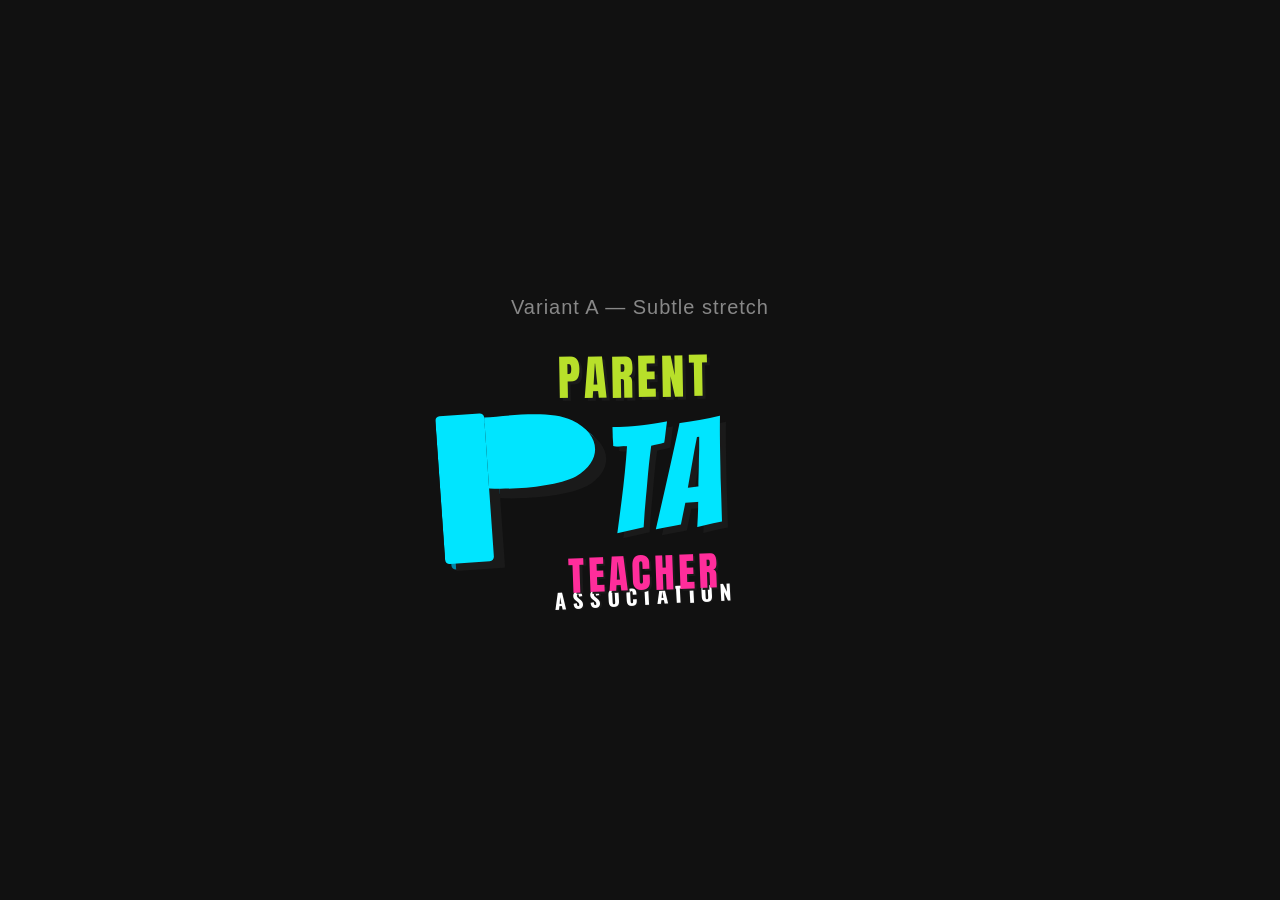
<file: mockups/pta-variant-a.html>
<!DOCTYPE html>
<html lang="en">
<head>
    <meta charset="UTF-8">
    <meta name="viewport" content="width=device-width, initial-scale=1.0">
    <title>Variant A — Subtle stretch</title>
    <link rel="preconnect" href="https://fonts.googleapis.com">
    <link href="https://fonts.googleapis.com/css2?family=Bangers&family=Anton&family=Oswald:wght@700&display=swap" rel="stylesheet">
    <style>
        * { margin: 0; padding: 0; box-sizing: border-box; }
        body {
            background: #111;
            color: #fff;
            display: flex;
            flex-direction: column;
            align-items: center;
            justify-content: center;
            min-height: 100vh;
            font-family: sans-serif;
        }
        h1 {
            font-family: sans-serif;
            font-size: 20px;
            font-weight: 400;
            color: #888;
            margin-bottom: 40px;
            letter-spacing: 0.05em;
        }
        .pta-stack {
            display: flex;
            flex-direction: column;
            align-items: center;
            line-height: 0.75;
            text-transform: uppercase;
            transform: rotate(-3deg);
        }
        .pta-w1 {
            font-family: 'Anton', sans-serif;
            font-size: 48px;
            color: #b8e02a;
            letter-spacing: 0.08em;
            display: block;
            text-shadow: 3px 3px 0 #1a1a1a;
            transform: rotate(2deg);
        }
        .pta-w2 {
            display: block;
            transform: rotate(-1deg);
            line-height: 0;
        }
        .pta-p-letter {
            width: 400px;
            height: auto;
            display: block;
            margin: 0 auto;
        }
        .pta-w3 {
            font-family: 'Anton', sans-serif;
            font-size: 40px;
            color: #ff2d9b;
            letter-spacing: 0.1em;
            display: block;
            text-shadow: 2px 2px 0 #1a1a1a;
            transform: rotate(1deg);
        }
        .pta-w4 {
            font-family: 'Oswald', sans-serif;
            font-size: 21px;
            font-weight: 700;
            color: #ffffff;
            letter-spacing: 0.3em;
            display: block;
            text-shadow: 1px 1px 0 #1a1a1a;
        }
    </style>
</head>
<body>
    <h1>Variant A — Subtle stretch</h1>
    <div class="pta-stack">
        <span class="pta-w1">PARENT</span>
        <span class="pta-w2">
            <svg class="pta-p-letter" viewBox="0 0 270 110" xmlns="http://www.w3.org/2000/svg">
                <!-- Shadow layer 1: dark teal -->
                <g transform="translate(4,4)">
                    <!-- P stem — 33px wide, 100px tall -->
                    <rect x="0" y="5" width="33" height="100" rx="3" fill="#0088aa"/>
                    <!-- P bowl — subtle 30% wider stretch, smooth round curve -->
                    <path d="M33,8 C50,8 78,6 92,14 C110,24 112,42 92,52 C78,58 50,58 33,56 Z" fill="#0088aa"/>
                </g>
                <!-- Shadow layer 2: near-black -->
                <g transform="translate(7,7)">
                    <rect x="0" y="5" width="33" height="100" rx="3" fill="#1a1a1a"/>
                    <path d="M33,8 C50,8 78,6 92,14 C110,24 112,42 92,52 C78,58 50,58 33,56 Z" fill="#1a1a1a"/>
                </g>
                <!-- Main P — cyan -->
                <rect x="0" y="5" width="33" height="100" rx="3" fill="#00e5ff"/>
                <path d="M33,8 C50,8 78,6 92,14 C110,24 112,42 92,52 C78,58 50,58 33,56 Z" fill="#00e5ff"/>
                <!-- TA text — Bangers font, sized to match 100px stem height -->
                <text x="108" y="92" font-family="'Bangers',sans-serif" font-size="100" fill="#1a1a1a" letter-spacing="3" transform="translate(4,4)">TA</text>
                <text x="108" y="92" font-family="'Bangers',sans-serif" font-size="100" fill="#00e5ff" letter-spacing="3">TA</text>
            </svg>
        </span>
        <span class="pta-w3">TEACHER</span>
        <span class="pta-w4">ASSOCIATION</span>
    </div>
</body>
</html>
</file>
<file: style.css>
/* ===== Reset & Base ===== */
*, *::before, *::after {
    box-sizing: border-box;
    margin: 0;
    padding: 0;
}

:root {
    /* Capri Stingrays — matched from school logo */
    --primary: #e8611a;         /* Capri orange (logo ring + lettering) */
    --primary-light: #f27432;   /* Hover/lighter orange */
    --primary-dark: #c85210;    /* Pressed/darker orange */
    --secondary: #9cc5d4;       /* Stingray blue (logo body) */
    --secondary-light: #b5d6e1; /* Lighter stingray blue */
    --secondary-dark: #6a9aad;  /* Darker stingray blue */
    --grey: #8c8c8c;            /* Logo text grey */
    --accent: #f5f5f0;          /* Warm off-white */
    --bg: #fafafa;              /* Clean neutral bg */
    --bg-white: #ffffff;
    --text: #1a1a1a;
    --text-light: #555555;
    --text-muted: #888888;
    --border: #d4d4d4;
    --border-light: #e8e8e8;
    --error: #c4342d;
    --success: #2d7d46;
    --radius: 2px;              /* Sharp corners — minimal radius */
    --shadow: 0 1px 2px rgba(0,0,0,0.04), 0 1px 4px rgba(0,0,0,0.06);
    --shadow-lg: 0 2px 8px rgba(0,0,0,0.06), 0 8px 24px rgba(0,0,0,0.08);
    --shadow-hover: 0 4px 12px rgba(0,0,0,0.08), 0 12px 32px rgba(0,0,0,0.1);
}

html {
    scroll-behavior: smooth;
}

body {
    font-family: 'Inter', -apple-system, BlinkMacSystemFont, 'Segoe UI', sans-serif;
    background: var(--bg);
    color: var(--text);
    line-height: 1.6;
    -webkit-font-smoothing: antialiased;
}

.container {
    max-width: 1100px;
    margin: 0 auto;
    padding: 0 32px;
}

/* ===== Language Toggle ===== */
.lang-toggle {
    position: fixed;
    top: 16px;
    right: 16px;
    z-index: 100;
    display: flex;
    background: var(--bg-white);
    box-shadow: var(--shadow-lg);
    overflow: hidden;
    border: 1px solid var(--border);
}

.lang-btn {
    padding: 8px 20px;
    border: none;
    background: transparent;
    font-family: 'Inter', sans-serif;
    font-size: 13px;
    font-weight: 600;
    color: var(--text);
    cursor: pointer;
    transition: all 0.15s ease;
    text-transform: uppercase;
    letter-spacing: 0.05em;
}

.lang-btn.active {
    background: var(--secondary-dark);
    color: white;
}

.lang-btn:not(.active):hover {
    background: var(--border-light);
}

/* ===== Hero ===== */
.hero {
    background: var(--primary);
    color: white;
    padding: 24px 20px 20px;
    text-align: center;
    position: relative;
    overflow: hidden;
}

/* Geometric accent — diagonal slash of orange */
.hero::before {
    content: '';
    position: absolute;
    top: 0;
    left: 0;
    right: 0;
    height: 4px;
    background: var(--secondary-dark);
}

/* Subtle texture overlay */
.hero::after {
    content: '';
    position: absolute;
    top: 0;
    left: 0;
    right: 0;
    bottom: 0;
    background:
        linear-gradient(180deg, rgba(0,0,0,0.05) 0%, transparent 40%, rgba(0,0,0,0.1) 100%);
    pointer-events: none;
}

.hero-content {
    position: relative;
    z-index: 1;
    max-width: 1200px;
    margin: 0 auto;
    padding: 0 24px;
}

.hero-layout {
    display: flex;
    align-items: center;
    justify-content: space-between;
    gap: 0;
}

.hero-logo-link {
    flex-shrink: 0;
    display: flex;
    align-items: center;
    transition: opacity 0.15s ease;
    text-decoration: none;
    margin: 0 -96px;
}

.hero-logo-link:hover {
    opacity: 0.85;
    animation-play-state: paused;
}

.hero-logo {
    height: auto;
    width: auto;
    max-height: 330px;
    object-fit: contain;
}

.hero-text {
    text-align: center;
    flex: 1;
    padding: 0 32px;
}

/* PTA logo — muted school logo with overlay */
.pta-logo-wrap {
    position: relative;
    display: flex;
    align-items: center;
    justify-content: center;
}

.pta-logo-img {
    filter: saturate(0.2) brightness(1.3) opacity(0.4);
}

.pta-overlay {
    position: absolute;
    top: 0;
    left: 0;
    right: 0;
    bottom: 0;
    display: flex;
    align-items: center;
    justify-content: center;
}

.pta-stack {
    display: flex;
    flex-direction: column;
    align-items: center;
    line-height: 0.72;
    text-transform: uppercase;
    transform: rotate(-3deg) scale(0.75);
    margin-top: -28px;
}

.pta-w1 {
    font-family: 'Anton', sans-serif;
    font-size: 40px;
    color: #b8e02a;
    letter-spacing: 0.15em;
    display: block;
    text-shadow: 2px 2px 0 #1a1a1a;
    -webkit-text-stroke: 1px #1a1a1a;
    transform: rotate(2deg);
}

.pta-w2 {
    display: block;
    transform: rotate(-1deg);
    line-height: 0;
    margin: 0;
    padding: 0;
}

.pta-svg {
    width: 310px;
    height: 138px;
    display: block;
    margin: 0 auto;
}

.pta-w3 {
    font-family: 'Anton', sans-serif;
    font-size: 34px;
    color: #ff2d9b;
    letter-spacing: 0.08em;
    display: block;
    text-shadow: 2px 2px 0 #1a1a1a;
    -webkit-text-stroke: 1px #1a1a1a;
    transform: rotate(1deg);
}

.pta-w4 {
    font-family: 'Oswald', sans-serif;
    font-size: 18px;
    font-weight: 700;
    color: #ffffff;
    letter-spacing: 0.25em;
    display: block;
    text-shadow: 1px 1px 0 #1a1a1a;
}

/* ===== Logo dance animations ===== */
.hero-logo-link {
    animation: logoDance 6s ease-in-out infinite;
}

.hero-logo-link.hero-logo-right {
    animation: logoDanceRight 7s ease-in-out infinite;
}

@keyframes logoDance {
    0%, 100% { transform: rotate(0deg) translateY(0); }
    25% { transform: rotate(-2deg) translateY(-4px); }
    50% { transform: rotate(1deg) translateY(2px); }
    75% { transform: rotate(-1deg) translateY(-2px); }
}

@keyframes logoDanceRight {
    0%, 100% { transform: rotate(0deg) translateY(0); }
    20% { transform: rotate(1.5deg) translateY(-3px); }
    45% { transform: rotate(-2deg) translateY(4px); }
    70% { transform: rotate(1deg) translateY(-2px); }
}

.hero-badge {
    display: inline-block;
    background: rgba(255,255,255,0.1);
    padding: 5px 16px;
    font-size: 12px;
    font-weight: 600;
    letter-spacing: 0.1em;
    text-transform: uppercase;
    margin-bottom: 12px;
    border: 1px solid rgba(255,255,255,0.15);
}

.hero h1 {
    font-family: 'Outfit', sans-serif;
    font-size: clamp(2rem, 6vw, 3.2rem);
    font-weight: 700;
    margin-bottom: 6px;
    letter-spacing: -0.03em;
    line-height: 1.1;
}

.theme {
    font-size: clamp(0.95rem, 2.5vw, 1.15rem);
    font-style: italic;
    opacity: 0.85;
    margin-bottom: 24px;
    font-weight: 400;
}

.event-details {
    display: inline-flex;
    flex-wrap: wrap;
    gap: 1px;
    background: rgba(255,255,255,0.1);
    justify-content: center;
}

.detail {
    display: flex;
    align-items: center;
    justify-content: center;
    gap: 8px;
    background: rgba(255,255,255,0.08);
    padding: 10px 20px;
    font-size: 13px;
    font-weight: 500;
}

.detail-link {
    text-decoration: none;
    color: inherit;
    cursor: pointer;
}

.detail-link:hover {
    text-decoration: underline;
}

.detail-icon {
    font-size: 16px;
}

/* ===== Page Layout: Rail Sidebar + Main ===== */
.page-layout {
    padding: 0;
}

.content-grid {
    display: grid;
    grid-template-columns: 320px 1fr;
    min-height: 80vh;
}

.sidebar {
    position: sticky;
    top: 0;
    align-self: start;
    background: var(--bg-white);
    border-right: 1px solid var(--border-light);
    padding: 16px 0;
}

.info-stack {
    display: flex;
    flex-direction: column;
}

.info-card {
    background: var(--bg-white);
    padding: 16px 20px;
    text-align: left;
    transition: background 0.2s ease;
    position: relative;
    border-bottom: 1px solid var(--border-light);
    border-left: 3px solid transparent;
}

.info-card:hover {
    background: var(--bg);
    border-left-color: var(--primary);
}

.info-icon {
    font-size: 24px;
    margin-bottom: 8px;
}

.info-card h3 {
    font-family: 'Outfit', sans-serif;
    color: var(--text);
    margin-bottom: 6px;
    font-size: 0.85rem;
    font-weight: 700;
    text-transform: uppercase;
    letter-spacing: 0.02em;
}

.info-card p {
    color: var(--text-light);
    font-size: 12px;
    line-height: 1.6;
}

/* ===== Sidebar Schedule ===== */
/* Sidebar Guide Link */
.sidebar-guide {
    border-bottom: 1px solid var(--border-light);
}

.guide-link {
    display: flex;
    align-items: center;
    gap: 12px;
    padding: 16px 20px;
    text-decoration: none;
    color: var(--text);
    transition: background 0.15s ease;
    border-left: 3px solid var(--primary);
}

.guide-link:hover {
    background: #fff8f0;
}

.guide-icon {
    font-size: 24px;
    flex-shrink: 0;
}

.guide-link strong {
    display: block;
    font-size: 13px;
    color: var(--primary);
    margin-bottom: 2px;
}

.guide-link small {
    font-size: 11px;
    color: var(--text-muted);
    margin-top: 0;
}

.sidebar-schedule {
    margin-top: 0;
    background: var(--bg-white);
    padding: 16px 20px;
    border-bottom: 1px solid var(--border-light);
}

.sidebar-schedule h3 {
    font-family: 'Outfit', sans-serif;
    color: var(--text);
    font-size: 0.85rem;
    font-weight: 700;
    text-transform: uppercase;
    letter-spacing: 0.08em;
    padding-bottom: 12px;
    border-bottom: 2px solid var(--primary);
    margin-bottom: 16px;
}

.timeline {
    width: 100%;
}

.timeline-item {
    display: flex;
    align-items: center;
    gap: 24px;
    padding: 18px 0;
    border-bottom: 1px solid var(--border-light);
}

.timeline-item:last-child {
    border-bottom: none;
}

.time {
    font-family: 'Outfit', sans-serif;
    font-weight: 700;
    color: var(--primary);
    font-size: 1rem;
    min-width: 90px;
    text-align: right;
}

.event {
    font-size: 14px;
    color: var(--text);
}

/* ===== Form Section ===== */
.main-content {
    min-width: 0;
    padding: 48px 48px 80px 48px;
}

.form-section {
    padding: 0;
    position: relative;
    overflow: visible;
}

.form-section h2 {
    font-family: 'Outfit', sans-serif;
    text-align: center;
    color: var(--text);
    font-size: 1.6rem;
    margin-bottom: 8px;
    font-weight: 700;
    text-transform: uppercase;
    letter-spacing: 0.03em;
}

.form-subtitle {
    text-align: center;
    color: var(--text-light);
    margin-bottom: 28px;
    font-size: 15px;
}

/* Deadline Banner */
.deadline-banner {
    background: var(--primary);
    color: white;
    text-align: center;
    padding: 16px 24px;
    margin-bottom: 32px;
    font-size: 14px;
    font-weight: 500;
    position: relative;
}

.deadline-banner::before {
    content: '';
    position: absolute;
    left: 0;
    top: 0;
    bottom: 0;
    width: 4px;
    background: var(--primary-dark);
}

.deadline-icon {
    margin-right: 4px;
}

.countdown {
    display: block;
    font-size: 12px;
    opacity: 0.85;
    margin-top: 4px;
    text-transform: uppercase;
    letter-spacing: 0.05em;
}

/* Form Closed */
.form-closed {
    text-align: center;
    padding: 60px 20px;
    background: var(--bg-white);
    box-shadow: var(--shadow);
}

.form-closed h3 {
    font-family: 'Outfit', sans-serif;
    color: var(--error);
    font-size: 1.4rem;
    margin-bottom: 12px;
}

/* Success */
.success-message {
    text-align: center;
    padding: 60px 20px;
    background: var(--bg-white);
    box-shadow: var(--shadow);
}

.success-icon {
    font-size: 60px;
    margin-bottom: 16px;
}

.guide-btn {
    display: inline-block;
    padding: 10px 24px;
    background: var(--primary);
    color: white;
    text-decoration: none;
    font-weight: 600;
    font-size: 14px;
    border: 1px solid var(--primary-dark);
    transition: background 0.15s ease;
}

.guide-btn:hover {
    background: var(--primary-dark);
}

/* Printable Confirmation Card */
.success-intro {
    margin-bottom: 24px;
    color: var(--text-light);
    font-size: 14px;
}

.confirmation-card {
    background: var(--bg-white);
    border: 2px solid var(--primary);
    padding: 28px;
    text-align: left;
    max-width: 600px;
    margin: 0 auto 24px;
    box-shadow: var(--shadow);
}

.conf-header {
    display: flex;
    align-items: center;
    gap: 16px;
    border-bottom: 2px solid var(--primary);
    padding-bottom: 16px;
    margin-bottom: 18px;
}

.conf-logo {
    width: 64px;
    height: auto;
    flex-shrink: 0;
}

.conf-header h4 {
    font-family: 'Outfit', sans-serif;
    font-size: 1.1rem;
    font-weight: 700;
    color: var(--primary);
    text-transform: uppercase;
    letter-spacing: 0.03em;
    margin: 0;
}

.conf-tagline {
    font-size: 12px;
    color: var(--text-muted);
    text-transform: uppercase;
    letter-spacing: 0.08em;
    margin: 4px 0 0;
}

.conf-event {
    background: var(--bg);
    padding: 14px 18px;
    margin-bottom: 18px;
    font-size: 14px;
    border-left: 3px solid var(--secondary);
}

.conf-event > div {
    margin: 4px 0;
}

.conf-event strong {
    color: var(--secondary-dark);
    margin-right: 6px;
}

.confirmation-card h5 {
    font-family: 'Outfit', sans-serif;
    font-size: 0.8rem;
    font-weight: 700;
    color: var(--secondary-dark);
    text-transform: uppercase;
    letter-spacing: 0.06em;
    margin: 18px 0 10px;
    padding-bottom: 6px;
    border-bottom: 1px solid var(--border-light);
}

.conf-details {
    display: grid;
    grid-template-columns: 130px 1fr;
    gap: 6px 14px;
    font-size: 13px;
    margin: 0;
}

.conf-details dt {
    font-weight: 600;
    color: var(--text-light);
}

.conf-details dd {
    margin: 0;
    color: var(--text);
    word-break: break-word;
}

.conf-bring,
.conf-schedule {
    margin: 0;
    padding-left: 20px;
    font-size: 13px;
    line-height: 1.7;
    color: var(--text);
}

.conf-schedule {
    list-style: none;
    padding-left: 0;
}

.conf-schedule li {
    padding: 2px 0;
}

.conf-schedule strong {
    color: var(--primary);
    display: inline-block;
    min-width: 70px;
}

.conf-footer {
    margin-top: 20px;
    padding-top: 14px;
    border-top: 1px solid var(--border-light);
    font-size: 12px;
    color: var(--text-muted);
    text-align: center;
}

.success-actions {
    display: flex;
    flex-wrap: wrap;
    gap: 12px;
    justify-content: center;
    margin-top: 8px;
}

.action-btn {
    display: inline-block;
    padding: 12px 24px;
    font-family: 'Outfit', sans-serif;
    font-size: 14px;
    font-weight: 600;
    text-transform: uppercase;
    letter-spacing: 0.04em;
    text-decoration: none;
    border: 1px solid var(--border);
    background: var(--bg-white);
    color: var(--text);
    cursor: pointer;
    transition: all 0.15s ease;
}

.action-btn.primary {
    background: var(--primary);
    color: white;
    border-color: var(--primary-dark);
}

.action-btn.primary:hover {
    background: var(--primary-dark);
}

.action-btn.secondary:hover {
    border-color: var(--secondary);
    color: var(--secondary-dark);
}

.success-message h3 {
    font-family: 'Outfit', sans-serif;
    color: var(--success);
    font-size: 1.4rem;
    margin-bottom: 12px;
}

/* Form Styles */
form {
    background: var(--bg-white);
    padding: 0;
    box-shadow: var(--shadow);
    overflow: visible;
    border: 1px solid var(--border-light);
}

fieldset {
    border: none;
    padding: 32px 32px 24px;
    border-bottom: none;
    position: relative;
}

fieldset::after {
    content: '';
    display: block;
    width: 100%;
    height: 20px;
    margin-top: 20px;
    background-image: url("data:image/svg+xml,%3Csvg viewBox='0 0 400 20' preserveAspectRatio='none' xmlns='http://www.w3.org/2000/svg'%3E%3Cpath d='M0,10 Q10,2 20,10 Q30,18 40,10 Q50,2 60,10 Q70,18 80,10 Q90,2 100,10 Q110,18 120,10 Q130,2 140,10 Q150,18 160,10 Q170,2 180,10 Q190,18 200,10 Q210,2 220,10 Q230,18 240,10 Q250,2 260,10 Q270,18 280,10 Q290,2 300,10 Q310,18 320,10 Q330,2 340,10 Q350,18 360,10 Q370,2 380,10 Q390,18 400,10' fill='none' stroke='%23e8611a' stroke-width='1.8' opacity='0.3'/%3E%3Cpath d='M0,10 Q10,18 20,10 Q30,2 40,10 Q50,18 60,10 Q70,2 80,10 Q90,18 100,10 Q110,2 120,10 Q130,18 140,10 Q150,2 160,10 Q170,18 180,10 Q190,2 200,10 Q210,18 220,10 Q230,2 240,10 Q250,18 260,10 Q270,2 280,10 Q290,18 300,10 Q310,2 320,10 Q330,18 340,10 Q350,2 360,10 Q370,18 380,10 Q390,2 400,10' fill='none' stroke='%239cc5d4' stroke-width='1.8' opacity='0.3'/%3E%3Cg opacity='0.2'%3E%3Cline x1='10' y1='6' x2='10' y2='14' stroke='%23888' stroke-width='1'/%3E%3Ccircle cx='10' cy='6' r='1.2' fill='%23e8611a'/%3E%3Ccircle cx='10' cy='14' r='1.2' fill='%239cc5d4'/%3E%3Cline x1='30' y1='6' x2='30' y2='14' stroke='%23888' stroke-width='1'/%3E%3Ccircle cx='30' cy='14' r='1.2' fill='%23e8611a'/%3E%3Ccircle cx='30' cy='6' r='1.2' fill='%239cc5d4'/%3E%3Cline x1='50' y1='6' x2='50' y2='14' stroke='%23888' stroke-width='1'/%3E%3Ccircle cx='50' cy='6' r='1.2' fill='%23e8611a'/%3E%3Ccircle cx='50' cy='14' r='1.2' fill='%239cc5d4'/%3E%3Cline x1='70' y1='6' x2='70' y2='14' stroke='%23888' stroke-width='1'/%3E%3Ccircle cx='70' cy='14' r='1.2' fill='%23e8611a'/%3E%3Ccircle cx='70' cy='6' r='1.2' fill='%239cc5d4'/%3E%3Cline x1='90' y1='6' x2='90' y2='14' stroke='%23888' stroke-width='1'/%3E%3Ccircle cx='90' cy='6' r='1.2' fill='%23e8611a'/%3E%3Ccircle cx='90' cy='14' r='1.2' fill='%239cc5d4'/%3E%3C/g%3E%3C/svg%3E");
    background-repeat: repeat-x;
    background-size: 200px 20px;
}

fieldset:last-of-type::after {
    display: none;
}

fieldset:last-of-type {
    border-bottom: none;
}

legend {
    font-family: 'Outfit', sans-serif;
    font-size: 0.85rem;
    font-weight: 700;
    color: var(--secondary-dark);
    margin-bottom: 24px;
    display: block;
    width: 100%;
    text-transform: uppercase;
    letter-spacing: 0.08em;
    padding-bottom: 12px;
    border-bottom: 2px solid var(--primary);
}

.form-group {
    margin-bottom: 20px;
}

.form-group:last-child {
    margin-bottom: 0;
}

.form-row {
    display: grid;
    grid-template-columns: 1fr 1fr;
    gap: 16px;
}

label {
    display: block;
    font-size: 13px;
    font-weight: 600;
    color: var(--text);
    margin-bottom: 6px;
}

input[type="text"],
input[type="email"],
input[type="tel"],
textarea,
select {
    width: 100%;
    padding: 11px 14px;
    border: 1px solid var(--border);
    border-radius: var(--radius);
    font-family: 'Inter', sans-serif;
    font-size: 15px;
    color: var(--text);
    background: var(--bg-white);
    transition: border-color 0.15s ease, box-shadow 0.15s ease;
    -webkit-appearance: none;
}

input:focus,
textarea:focus,
select:focus {
    outline: none;
    border-color: var(--secondary);
    box-shadow: 0 0 0 3px rgba(91,125,138,0.1);
}

input.error,
textarea.error,
select.error {
    border-color: var(--error);
    box-shadow: 0 0 0 3px rgba(196, 52, 45, 0.08);
}

.error-text {
    color: var(--error);
    font-size: 12px;
    margin-top: 4px;
    display: none;
}

input.error + .error-text,
textarea.error + .error-text,
select.error + .error-text {
    display: block;
}

small {
    display: block;
    color: var(--text-muted);
    font-size: 12px;
    margin-top: 6px;
}

/* Radio */
.radio-group {
    display: flex;
    gap: 0;
    flex-wrap: wrap;
    border: 1px solid var(--border);
    overflow: hidden;
}

.radio-label {
    display: flex;
    align-items: center;
    gap: 8px;
    font-weight: 400;
    cursor: pointer;
    padding: 11px 16px;
    border: none;
    border-radius: 0;
    transition: all 0.15s ease;
    flex: 1;
    min-width: 140px;
    border-right: 1px solid var(--border);
    margin-bottom: 0;
}

.radio-label:last-child {
    border-right: none;
}

.radio-label:has(input:checked) {
    background: var(--secondary-dark);
    color: white;
}

.radio-label:has(input:checked) span {
    color: white;
}

input[type="radio"] {
    accent-color: var(--primary);
    width: 16px;
    height: 16px;
}

/* Group Members */
.group-note {
    margin-bottom: 16px;
}

.group-note small {
    font-style: italic;
    color: var(--text-muted);
}

.group-member-row {
    border: 1px solid var(--border-light);
    border-left: 3px solid var(--secondary);
    padding: 16px;
    margin-bottom: 12px;
}

.group-member-header {
    display: flex;
    justify-content: space-between;
    align-items: center;
    margin-bottom: 12px;
    font-size: 13px;
    color: var(--secondary-dark);
}

.remove-member-btn {
    background: none;
    border: 1px solid var(--border);
    color: var(--text-muted);
    font-size: 18px;
    width: 28px;
    height: 28px;
    cursor: pointer;
    display: flex;
    align-items: center;
    justify-content: center;
    transition: all 0.15s ease;
}

.remove-member-btn:hover {
    border-color: var(--error);
    color: var(--error);
}

.add-member-btn {
    background: none;
    border: 1px dashed var(--border);
    color: var(--secondary-dark);
    padding: 10px 20px;
    font-family: 'Inter', sans-serif;
    font-size: 13px;
    font-weight: 600;
    cursor: pointer;
    width: 100%;
    transition: all 0.15s ease;
    margin-top: 4px;
}

.add-member-btn:hover {
    border-color: var(--primary);
    color: var(--primary);
    background: #fff8f0;
}

/* Privacy & Consent */
.privacy-fieldset {
    background: #f8f8f6;
}

.privacy-notice {
    display: flex;
    gap: 14px;
    padding: 18px;
    background: var(--bg-white);
    border: 1px solid var(--border-light);
    border-left: 3px solid var(--secondary);
    margin-bottom: 18px;
}

.privacy-icon {
    font-size: 22px;
    flex-shrink: 0;
    margin-top: 1px;
}

.privacy-notice strong {
    display: block;
    font-size: 13px;
    color: var(--secondary-dark);
    margin-bottom: 4px;
    text-transform: uppercase;
    letter-spacing: 0.04em;
}

.privacy-notice p {
    font-size: 12px;
    color: var(--text-light);
    line-height: 1.6;
}

.consent-group {
    margin-top: 4px;
}

.checkbox-label {
    display: flex;
    align-items: flex-start;
    gap: 10px;
    font-size: 13px;
    font-weight: 400;
    color: var(--text);
    cursor: pointer;
    line-height: 1.5;
}

.checkbox-label input[type="checkbox"] {
    width: 18px;
    height: 18px;
    margin-top: 2px;
    accent-color: var(--primary);
    flex-shrink: 0;
}

/* Donate / Support STEM — compact strip */
.donate-strip {
    display: flex;
    align-items: center;
    gap: 12px;
    padding: 12px 32px;
    background: #fafaf6;
    border-top: 1px solid var(--border-light);
}

.donate-label {
    font-size: 12px;
    color: var(--text-muted);
    white-space: nowrap;
    flex-shrink: 0;
}

.donate-links {
    display: flex;
    gap: 8px;
}

.donate-chip {
    display: inline-block;
    padding: 5px 14px;
    font-size: 12px;
    font-weight: 600;
    color: var(--secondary-dark);
    text-decoration: none;
    border: 1px solid var(--border);
    transition: all 0.15s ease;
}

.donate-chip:hover {
    border-color: var(--primary);
    color: var(--primary);
    background: #fff8f0;
}

/* Full-viewport lightning strike */
.lightning-full {
    position: fixed;
    top: 0;
    left: 0;
    width: 100%;
    height: 100%;
    pointer-events: none;
    z-index: 9999;
    opacity: 0;
    visibility: hidden;
}

.lightning-full.struck {
    visibility: visible;
    animation: lightningFullFlash 0.8s ease-out forwards;
}

.lightning-full-svg {
    display: none;
}

.bolt-path {
    stroke-dasharray: 2000;
    stroke-dashoffset: 2000;
}

.lightning-full.struck .bolt-path {
    animation: boltDraw 0.15s linear forwards;
}

.lightning-full.struck .bolt-branch {
    animation: boltDraw 0.1s linear 0.08s forwards;
}

.lightning-full.struck .bolt-outer {
    animation: boltDraw 0.12s linear forwards, boltFlicker 0.5s ease-out 0.12s forwards;
}

.lightning-full.struck .bolt-mid {
    animation: boltDraw 0.12s linear forwards, boltFlicker 0.5s ease-out 0.12s forwards;
}

.lightning-full.struck .bolt-core {
    animation: boltDraw 0.12s linear forwards, boltFlicker 0.5s ease-out 0.12s forwards;
}

@keyframes boltDraw {
    to { stroke-dashoffset: 0; }
}

@keyframes boltFlicker {
    0% { opacity: 1; }
    20% { opacity: 0.2; }
    40% { opacity: 0.8; }
    60% { opacity: 0.1; }
    80% { opacity: 0.5; }
    100% { opacity: 0; }
}

@keyframes lightningFullFlash {
    0% { opacity: 1; background: rgba(0,0,0,0.4); }
    3% { background: rgba(200,200,255,0.25); }
    6% { background: rgba(0,0,0,0.3); }
    9% { background: rgba(180,180,255,0.15); }
    12% { background: rgba(0,0,0,0.2); }
    20% { background: rgba(0,0,0,0.1); }
    50% { opacity: 1; background: transparent; }
    100% { opacity: 0; visibility: hidden; }
}

/* Impact flash at landing point */
.lightning-impact {
    position: absolute;
    bottom: 0;
    width: 100px;
    height: 100px;
    border-radius: 50%;
    background: radial-gradient(circle, rgba(255,255,255,0.9) 0%, rgba(180,180,255,0.5) 25%, rgba(100,100,255,0.2) 50%, transparent 70%);
    opacity: 0;
    transform: translate(-50%, 50%);
}

.lightning-full.struck .lightning-impact {
    animation: impactFlash 0.5s ease-out 0.12s forwards;
}

@keyframes impactFlash {
    0% { opacity: 0; transform: translate(-50%, 50%) scale(0.3); }
    20% { opacity: 1; transform: translate(-50%, 50%) scale(1.5); }
    40% { opacity: 0.3; }
    60% { opacity: 0.7; }
    100% { opacity: 0; transform: translate(-50%, 50%) scale(2); }
}

/* Smoke / smolder after lightning */
/* Smoke is now canvas-rendered — CSS puffs hidden */
.smoke-puff { display: none; }

/* Submit */
.submit-btn {
    display: block;
    width: 100%;
    margin: 0;
    padding: 16px;
    background: var(--primary);
    color: white;
    border: none;
    border-radius: var(--radius);
    font-family: 'Outfit', sans-serif;
    font-size: 1rem;
    font-weight: 600;
    cursor: pointer;
    transition: all 0.15s ease;
    text-transform: uppercase;
    letter-spacing: 0.06em;
}

.submit-btn:hover {
    background: var(--primary-dark);
    box-shadow: 0 4px 16px rgba(224,107,31,0.3);
}

.submit-btn:active {
    transform: translateY(0);
}

.submit-btn:disabled {
    opacity: 0.5;
    cursor: not-allowed;
}

.form-footer {
    text-align: center;
    font-size: 13px;
    color: var(--text-muted);
    padding: 0 32px 32px;
}

/* ===== Footer ===== */
footer {
    background: var(--secondary-dark);
    color: rgba(255,255,255,0.8);
    text-align: center;
    padding: 36px 20px;
    font-size: 13px;
    letter-spacing: 0.02em;
}

footer p + p {
    margin-top: 4px;
    font-size: 12px;
    opacity: 0.6;
}

/* ===== Responsive ===== */
@media (max-width: 900px) {
    .content-grid {
        grid-template-columns: 1fr;
    }

    .sidebar {
        position: static;
        height: auto;
        overflow: visible;
        border-right: none;
        border-bottom: 1px solid var(--border-light);
    }

    .main-content {
        padding: 32px 20px 60px;
    }
}

@media (max-width: 600px) {
    .hero {
        padding: 64px 16px 52px;
    }

    .hero-layout {
        flex-direction: column;
        gap: 16px;
    }

    .hero-logo {
        max-height: 100px;
    }

    .hero-text {
        text-align: center;
        padding: 0 12px;
    }

    .hero-logo-link {
        margin: 0;
    }

    .hero-logo-right {
        display: none;
    }

    .donate-strip {
        flex-direction: column;
        align-items: flex-start;
        gap: 8px;
        padding: 12px 20px;
    }

    .donate-links {
        flex-wrap: wrap;
    }

    .event-details {
        flex-direction: column;
        gap: 1px;
    }

    .detail {
        justify-content: center;
    }

    .info-grid {
        grid-template-columns: 1fr;
    }

    .form-row {
        grid-template-columns: 1fr;
        gap: 0;
    }

    fieldset {
        padding: 24px 20px 16px;
    }

    .submit-btn {
        width: calc(100% - 40px);
        margin: 8px 20px 20px;
    }

    .form-footer {
        padding: 0 20px 20px;
    }

    .radio-group {
        flex-direction: column;
    }

    .radio-label {
        border-right: none;
        border-bottom: 1px solid var(--border);
    }

    .radio-label:last-child {
        border-bottom: none;
    }

    .lang-toggle {
        top: 10px;
        right: 10px;
    }

    .lang-btn {
        padding: 6px 14px;
        font-size: 12px;
    }

    .timeline-item {
        gap: 16px;
    }

    .time {
        min-width: 75px;
        font-size: 0.9rem;
    }
}

/* ===== Animations ===== */
@keyframes fadeInUp {
    from {
        opacity: 0;
        transform: translateY(12px);
    }
    to {
        opacity: 1;
        transform: translateY(0);
    }
}

.info-card {
    animation: fadeInUp 0.4s ease-out both;
}

.info-card:nth-child(2) {
    animation-delay: 0.08s;
}

.info-card:nth-child(3) {
    animation-delay: 0.16s;
}

/* ===== Hero Entrance Animation ===== */

/* All hero elements start invisible */
.hero-anim {
    opacity: 0;
    transform: translateY(20px);
    transition: opacity 0.6s ease, transform 0.6s ease, text-shadow 0.6s ease;
}

.hero-anim.anim-in {
    opacity: 1;
    transform: translateY(0);
}

/* Title — materializes with glow */
.hero-anim-title {
    transform: scale(0.8) translateY(30px);
    filter: blur(8px);
    transition: opacity 0.8s ease, transform 0.8s cubic-bezier(0.16, 1, 0.3, 1), filter 0.8s ease, text-shadow 1s ease;
}

.hero-anim-title.anim-in {
    transform: scale(1) translateY(0);
    filter: blur(0);
    text-shadow: 0 0 40px rgba(255,255,255,0.6), 0 0 80px rgba(156,197,212,0.3), 0 2px 8px rgba(0,0,0,0.15);
}

/* Glow fades out after landing */
.hero-anim-title.anim-in {
    animation: titleGlowFade 2s ease 0.8s forwards;
}

@keyframes titleGlowFade {
    0% { text-shadow: 0 0 40px rgba(255,255,255,0.6), 0 0 80px rgba(156,197,212,0.3), 0 2px 8px rgba(0,0,0,0.15); }
    100% { text-shadow: 0 2px 8px rgba(0,0,0,0.15); }
}

/* Badge slides down from above */
.hero-anim-badge {
    transform: translateY(-20px);
}

/* Theme fades in with slight scale */
.hero-anim-theme {
    transform: translateY(10px) scale(0.95);
    transition: opacity 0.7s ease, transform 0.7s ease;
}

.hero-anim-theme.anim-in {
    transform: translateY(0) scale(1);
}

/* Details pop in with a slight bounce */
.hero-anim-detail-1,
.hero-anim-detail-2,
.hero-anim-detail-3 {
    transform: scale(0.5) translateY(15px);
    transition: opacity 0.4s ease, transform 0.4s cubic-bezier(0.34, 1.56, 0.64, 1);
}

.hero-anim-detail-1.anim-in,
.hero-anim-detail-2.anim-in,
.hero-anim-detail-3.anim-in {
    transform: scale(1) translateY(0);
}

/* Logos slide in from the sides */
.hero-anim-logo-left {
    transform: translateX(-80px) scale(0.8);
    transition: opacity 0.8s ease, transform 0.8s cubic-bezier(0.16, 1, 0.3, 1) !important;
}

.hero-anim-logo-left.anim-in {
    transform: translateX(0) scale(1);
}

.hero-anim-logo-right {
    transform: translateX(80px) scale(0.8);
    transition: opacity 0.8s ease, transform 0.8s cubic-bezier(0.16, 1, 0.3, 1) !important;
}

.hero-anim-logo-right.anim-in {
    transform: translateX(0) scale(1);
}

/* Flash explosion */
.hero-flash {
    position: absolute;
    top: 50%;
    left: 50%;
    width: 0;
    height: 0;
    border-radius: 50%;
    background: radial-gradient(circle, rgba(255,255,255,0.9) 0%, rgba(156,197,212,0.4) 40%, transparent 70%);
    transform: translate(-50%, -50%);
    z-index: 2;
    pointer-events: none;
    opacity: 0;
}

.hero-flash.flash-active {
    animation: flashBoom 1s ease-out forwards;
}

@keyframes flashBoom {
    0% { width: 0; height: 0; opacity: 1; }
    30% { width: 600px; height: 600px; opacity: 0.8; }
    100% { width: 1200px; height: 1200px; opacity: 0; }
}

/* Sparks */
.sparks-container {
    position: absolute;
    top: 50%;
    left: 50%;
    z-index: 3;
    pointer-events: none;
}

.spark {
    position: absolute;
    border-radius: 50%;
    opacity: 0;
}

.sparks-active .spark {
    animation: sparkFly 0.8s ease-out forwards;
}

@keyframes sparkFly {
    0% { transform: translate(0, 0) scale(1); opacity: 1; }
    70% { opacity: 0.8; }
    100% { transform: translate(var(--tx), var(--ty)) scale(0); opacity: 0; }
}

/* ===== Science-Themed Elements ===== */

/* Floating particles in hero */
.science-particles {
    position: absolute;
    top: 0;
    left: 0;
    right: 0;
    bottom: 0;
    pointer-events: none;
    z-index: 0;
    overflow: hidden;
}

.particle {
    position: absolute;
    border-radius: 50%;
}

/* Particle shapes */
.atom {
    background: rgba(156,197,212,0.4);
    box-shadow: 0 0 0 3px rgba(156,197,212,0.12), 0 0 0 7px rgba(156,197,212,0.05);
}

.molecule {
    background: rgba(255,255,255,0.3);
    box-shadow: 14px -6px 0 rgba(255,255,255,0.2), 8px 12px 0 rgba(255,255,255,0.15);
}

.molecule::before {
    content: '';
    position: absolute;
    top: 3px; left: 3px;
    width: 12px; height: 1px;
    background: rgba(255,255,255,0.12);
    transform: rotate(-25deg);
    transform-origin: left center;
}

.molecule::after {
    content: '';
    position: absolute;
    top: 3px; left: 3px;
    width: 10px; height: 1px;
    background: rgba(255,255,255,0.1);
    transform: rotate(65deg);
    transform-origin: left center;
}

/* Hexagon — benzene ring shape */
.hexagon {
    width: 14px;
    height: 14px;
    background: transparent;
    border: 1.5px solid rgba(255,255,255,0.2);
    border-radius: 2px;
    transform: rotate(30deg);
}

/* === SLOW particles (18-25s) — large, lazy drift === */
.p-slow-1 { width: 14px; height: 14px; top: 15%; left: 5%; animation: floatA 22s ease-in-out infinite; }
.p-slow-2 { width: 10px; height: 10px; top: 55%; right: 8%; animation: floatB 25s ease-in-out infinite; }
.p-slow-3 { width: 12px; height: 12px; bottom: 20%; left: 12%; animation: floatC 20s ease-in-out infinite; }
.p-slow-4 { width: 6px; height: 6px; top: 30%; right: 15%; animation: floatA 24s ease-in-out infinite reverse; }
.p-slow-5 { width: 5px; height: 5px; bottom: 35%; left: 22%; animation: floatB 21s ease-in-out infinite; }
.p-slow-6 { width: 8px; height: 8px; top: 70%; left: 8%; animation: floatC 23s ease-in-out infinite reverse; }
.p-slow-7 { top: 40%; right: 5%; animation: floatA 19s ease-in-out infinite; }
.p-slow-8 { width: 5px; height: 5px; bottom: 10%; right: 20%; animation: floatB 24s ease-in-out infinite reverse; }
.p-slow-9 { width: 9px; height: 9px; top: 80%; right: 30%; animation: floatC 22s ease-in-out infinite; }

/* === MEDIUM particles (12-16s) — mid-size, moderate drift === */
.p-med-1 { width: 10px; height: 10px; top: 25%; left: 18%; animation: floatB 14s ease-in-out infinite; }
.p-med-2 { width: 5px; height: 5px; top: 45%; right: 22%; animation: floatC 13s ease-in-out infinite reverse; }
.p-med-3 { width: 8px; height: 8px; bottom: 30%; right: 10%; animation: floatA 15s ease-in-out infinite; }
.p-med-4 { top: 60%; left: 28%; animation: floatB 12s ease-in-out infinite reverse; }
.p-med-5 { width: 4px; height: 4px; top: 18%; right: 30%; animation: floatC 16s ease-in-out infinite; }
.p-med-6 { width: 7px; height: 7px; bottom: 45%; left: 6%; animation: floatA 14s ease-in-out infinite reverse; }
.p-med-7 { width: 5px; height: 5px; top: 75%; right: 15%; animation: floatB 13s ease-in-out infinite; }
.p-med-8 { width: 11px; height: 11px; bottom: 15%; left: 30%; animation: floatC 15s ease-in-out infinite reverse; }
.p-med-9 { top: 35%; left: 35%; animation: floatA 12s ease-in-out infinite; }

/* === FAST particles (7-10s) — small, gentle quick movement === */
.p-fast-1 { width: 6px; height: 6px; top: 20%; left: 25%; animation: floatC 9s ease-in-out infinite; }
.p-fast-2 { width: 4px; height: 4px; top: 50%; right: 18%; animation: floatA 8s ease-in-out infinite reverse; }
.p-fast-3 { width: 7px; height: 7px; bottom: 25%; left: 15%; animation: floatB 10s ease-in-out infinite; }
.p-fast-4 { width: 5px; height: 5px; top: 65%; right: 25%; animation: floatC 7s ease-in-out infinite reverse; }
.p-fast-5 { width: 3px; height: 3px; top: 35%; left: 10%; animation: floatA 9s ease-in-out infinite; }
.p-fast-6 { top: 50%; left: 20%; animation: floatB 8s ease-in-out infinite reverse; }
.p-fast-7 { width: 5px; height: 5px; bottom: 40%; right: 5%; animation: floatC 10s ease-in-out infinite; }
.p-fast-8 { width: 4px; height: 4px; top: 10%; right: 35%; animation: floatA 7s ease-in-out infinite reverse; }
.p-fast-9 { width: 6px; height: 6px; bottom: 50%; left: 32%; animation: floatB 9s ease-in-out infinite; }

/* Float animations — 3 distinct paths */
@keyframes floatA {
    0%, 100% { transform: translate(0, 0) rotate(0deg); }
    25% { transform: translate(15px, -20px) rotate(90deg); }
    50% { transform: translate(-10px, -35px) rotate(180deg); }
    75% { transform: translate(20px, -15px) rotate(270deg); }
}

@keyframes floatB {
    0%, 100% { transform: translate(0, 0) rotate(0deg); }
    33% { transform: translate(-20px, 15px) rotate(120deg); }
    66% { transform: translate(10px, -20px) rotate(240deg); }
}

@keyframes floatC {
    0%, 100% { transform: translate(0, 0) rotate(0deg); opacity: 0.3; }
    25% { transform: translate(18px, -12px) rotate(60deg); opacity: 0.6; }
    50% { transform: translate(-8px, -28px) rotate(180deg); opacity: 0.4; }
    75% { transform: translate(12px, 8px) rotate(300deg); opacity: 0.5; }
}

/* Large Erlenmeyer flask behind form header */
#form-header {
    position: relative;
    z-index: 1;
    overflow: visible;
    padding-top: 24px;
    padding-bottom: 12px;
}

.flask-bg {
    position: absolute;
    top: -93px;
    left: 50%;
    transform: translateX(-50%);
    width: 420px;
    height: 380px;
    z-index: 0;
    pointer-events: none;
}

.flask-svg {
    width: 100%;
    height: 100%;
}

#form-header h2,
#form-header .form-subtitle {
    position: relative;
    z-index: 1;
}

/* Flask bubble animations */
.flask-bubble {
    animation: flaskBubble 3s ease-in infinite;
}

.flask-b1 { animation-delay: 0s; }
.flask-b2 { animation-delay: 0.6s; }
.flask-b3 { animation-delay: 1.2s; }
.flask-b4 { animation-delay: 1.8s; }
.flask-b5 { animation-delay: 2.4s; }

@keyframes flaskBubble {
    0% { transform: translateY(0) scale(1); opacity: 0.1; }
    40% { opacity: 0.15; }
    100% { transform: translateY(-60px) scale(0.3); opacity: 0; }
}

/* Steam rising from flask */
.flask-steam {
    animation: steamRise 4s ease-in-out infinite;
}

.steam-1 { animation-delay: 0s; }
.steam-2 { animation-delay: 1.3s; }
.steam-3 { animation-delay: 2.6s; }

@keyframes steamRise {
    0% { transform: translateY(0); opacity: 0; }
    20% { opacity: 0.12; }
    100% { transform: translateY(-20px); opacity: 0; }
}

/* DNA helix divider — SVG-based repeating pattern */
.dna-divider {
    width: 100%;
    height: 28px;
    overflow: hidden;
    padding: 0 8px;
}

.dna-divider svg {
    width: 100%;
    height: 100%;
}

/* Molecule chain border on form — SVG top border */
.form-dna-border {
    width: 100%;
    height: 32px;
    overflow: hidden;
    margin-bottom: -1px;
}

.form-dna-border svg {
    width: 100%;
    height: 100%;
}

/* Orbital electrons on submit button — 4 orbiting dots */
.submit-orbit-wrap {
    position: relative;
    margin: 8px 32px 32px;
}

.submit-btn {
    position: relative;
    width: 100%;
}

.orbit-dot {
    position: absolute;
    width: 8px;
    height: 8px;
    border-radius: 50%;
    z-index: 10;
    pointer-events: none;
}

.orbit-dot-1 {
    background: var(--secondary);
    box-shadow: 0 0 8px rgba(156,197,212,0.7);
    animation: orbit1 3s linear infinite;
}

.orbit-dot-2 {
    background: var(--primary-light);
    width: 6px;
    height: 6px;
    box-shadow: 0 0 8px rgba(232,97,26,0.6);
    animation: orbit2 4s linear infinite;
}

.orbit-dot-3 {
    background: #ffffff;
    width: 5px;
    height: 5px;
    box-shadow: 0 0 6px rgba(255,255,255,0.5);
    animation: orbit3 3.5s linear infinite;
}

.orbit-dot-4 {
    background: var(--secondary-light);
    width: 7px;
    height: 7px;
    box-shadow: 0 0 8px rgba(156,197,212,0.5);
    animation: orbit4 5s linear infinite;
}

@keyframes orbit1 {
    0% { top: -4px; left: 20%; }
    25% { top: 50%; left: calc(100% + 6px); }
    50% { top: calc(100% + 4px); left: 70%; }
    75% { top: 50%; left: -8px; }
    100% { top: -4px; left: 20%; }
}

@keyframes orbit2 {
    0% { top: calc(100% + 4px); left: 60%; }
    25% { top: 50%; left: -8px; }
    50% { top: -4px; left: 40%; }
    75% { top: 50%; left: calc(100% + 6px); }
    100% { top: calc(100% + 4px); left: 60%; }
}

@keyframes orbit3 {
    0% { top: 50%; left: calc(100% + 6px); }
    25% { top: -4px; left: 50%; }
    50% { top: 50%; left: -8px; }
    75% { top: calc(100% + 4px); left: 30%; }
    100% { top: 50%; left: calc(100% + 6px); }
}

@keyframes orbit4 {
    0% { top: -4px; left: 80%; }
    25% { top: 50%; left: -8px; }
    50% { top: calc(100% + 4px); left: 20%; }
    75% { top: 50%; left: calc(100% + 6px); }
    100% { top: -4px; left: 80%; }
}

/* Science watermark background pattern on main content */
.main-content {
    background-color: var(--bg);
    background-image: url("data:image/svg+xml,%3Csvg xmlns='http://www.w3.org/2000/svg' width='120' height='120' viewBox='0 0 120 120'%3E%3C!-- atom --%3E%3Ccircle cx='30' cy='30' r='3' fill='%239cc5d4' opacity='0.06'/%3E%3Cellipse cx='30' cy='30' rx='12' ry='6' fill='none' stroke='%239cc5d4' stroke-width='0.5' opacity='0.05'/%3E%3Cellipse cx='30' cy='30' rx='6' ry='12' fill='none' stroke='%239cc5d4' stroke-width='0.5' opacity='0.05'/%3E%3C!-- beaker --%3E%3Cpath d='M85,75 L85,90 L75,95 L75,75' fill='none' stroke='%23e8611a' stroke-width='0.5' opacity='0.05'/%3E%3Cline x1='73' y1='75' x2='87' y2='75' stroke='%23e8611a' stroke-width='0.5' opacity='0.05'/%3E%3C!-- molecule --%3E%3Ccircle cx='90' cy='25' r='2' fill='%239cc5d4' opacity='0.05'/%3E%3Ccircle cx='100' cy='18' r='2' fill='%23e8611a' opacity='0.04'/%3E%3Cline x1='90' y1='25' x2='100' y2='18' stroke='%239cc5d4' stroke-width='0.5' opacity='0.04'/%3E%3C/svg%3E");
}

/* Sine wave SVG border on footer */
.footer-wave {
    width: 100%;
    height: 16px;
    display: block;
    margin-bottom: -1px;
    position: relative;
    z-index: 1;
}

/* Print styles for QR code flyer */
@media print {
    /* Reset everything */
    html, body {
        margin: 0 !important;
        padding: 0 !important;
        background: white !important;
    }

    /* Hide everything by default */
    body > * {
        display: none !important;
    }

    /* Show only the success message wrapper, but make it position-friendly */
    .form-section,
    .main-content,
    .page-layout,
    .content-grid {
        display: block !important;
        padding: 0 !important;
        margin: 0 !important;
        background: none !important;
    }

    /* Hide everything inside form-section except the success message */
    .form-section > *:not(#success-message) {
        display: none !important;
    }

    /* Hide everything inside success-message except the confirmation card */
    #success-message > *:not(.confirmation-card) {
        display: none !important;
    }

    #success-message {
        display: block !important;
        padding: 0 !important;
        margin: 0 !important;
        background: none !important;
        box-shadow: none !important;
    }

    .confirmation-card {
        display: block !important;
        position: static !important;
        margin: 0 !important;
        padding: 16px !important;
        max-width: 100% !important;
        width: 100% !important;
        border: 2px solid #000 !important;
        box-shadow: none !important;
        page-break-inside: avoid;
        font-size: 11px;
    }

    .confirmation-card h4 { font-size: 14px !important; }
    .confirmation-card h5 { font-size: 11px !important; margin: 12px 0 6px !important; }
    .conf-header { padding-bottom: 10px !important; margin-bottom: 12px !important; }
    .conf-logo { width: 50px !important; }
    .conf-event { padding: 10px 14px !important; margin-bottom: 12px !important; }
    .conf-details { font-size: 11px !important; gap: 4px 12px !important; }
    .conf-bring, .conf-schedule { font-size: 11px !important; line-height: 1.5 !important; }

    .no-print {
        display: none !important;
    }

    @page {
        margin: 0.5in;
        size: letter;
    }
}
</file>
